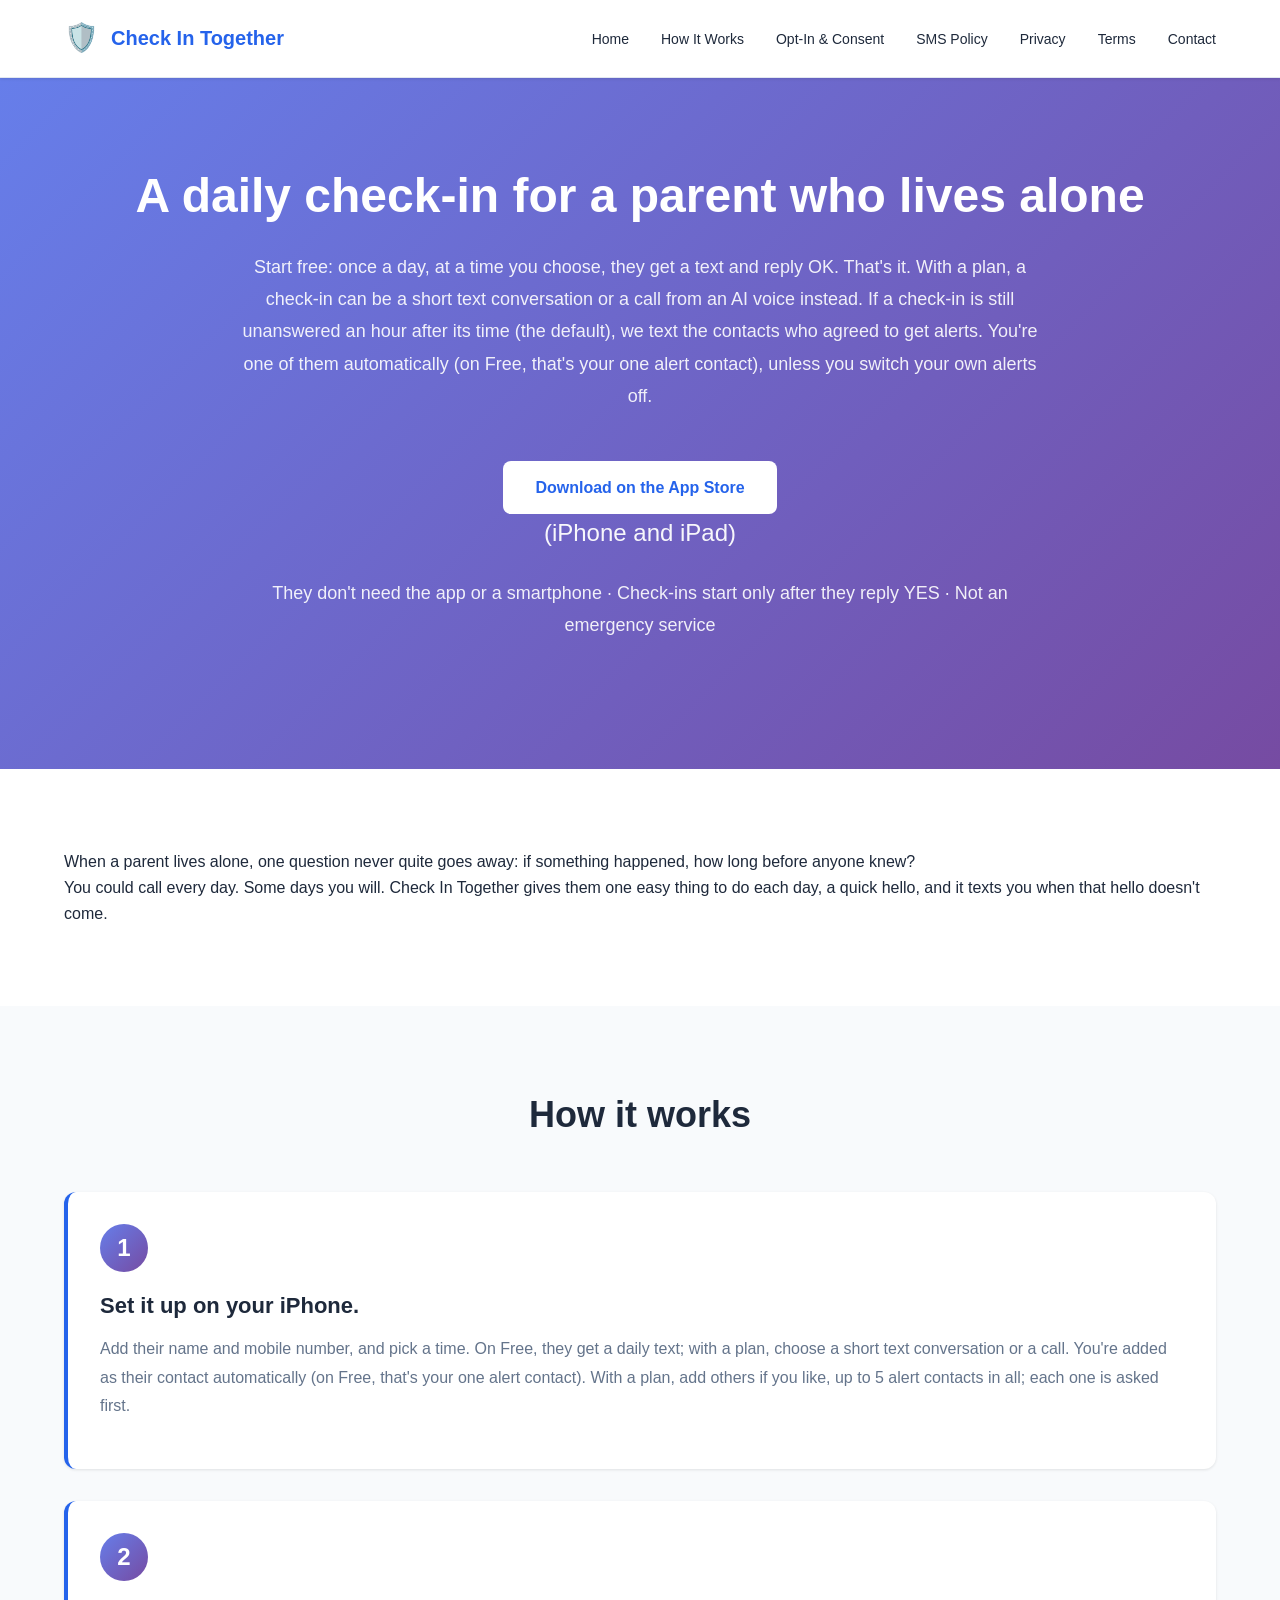
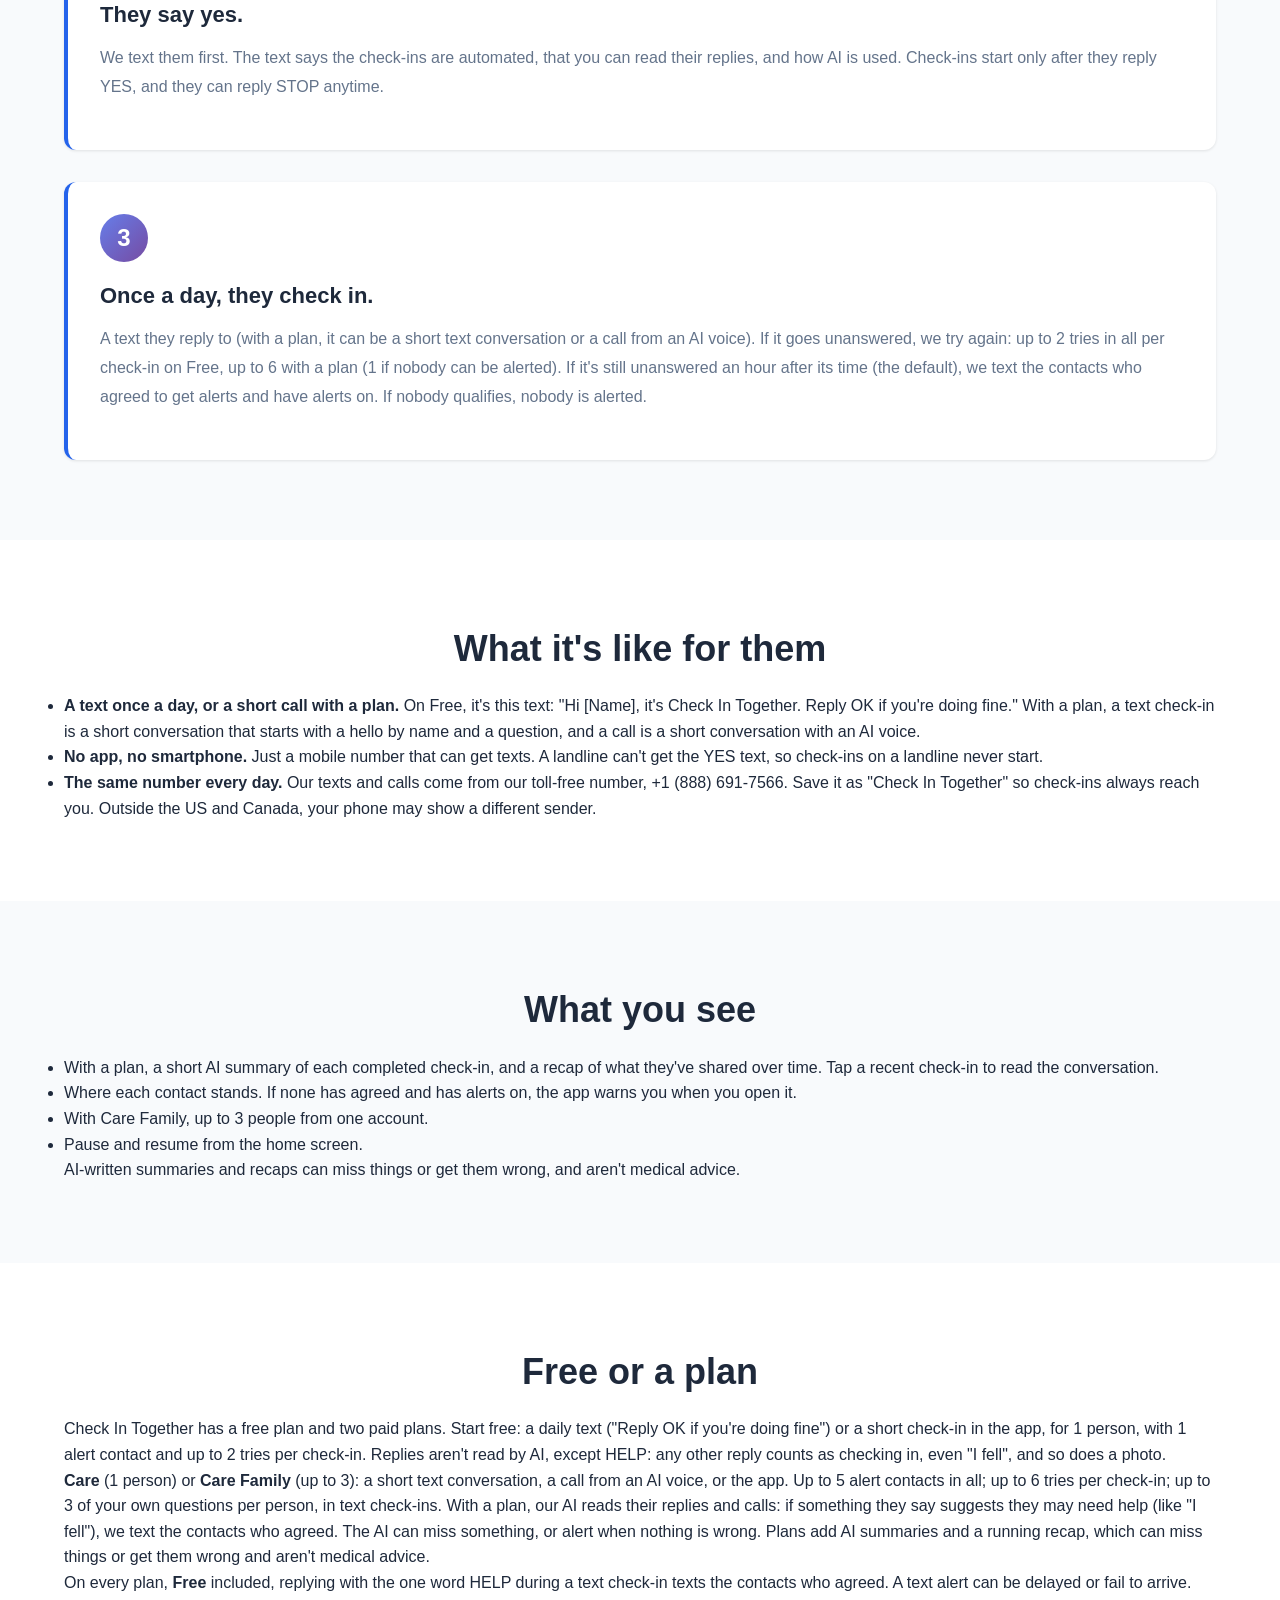
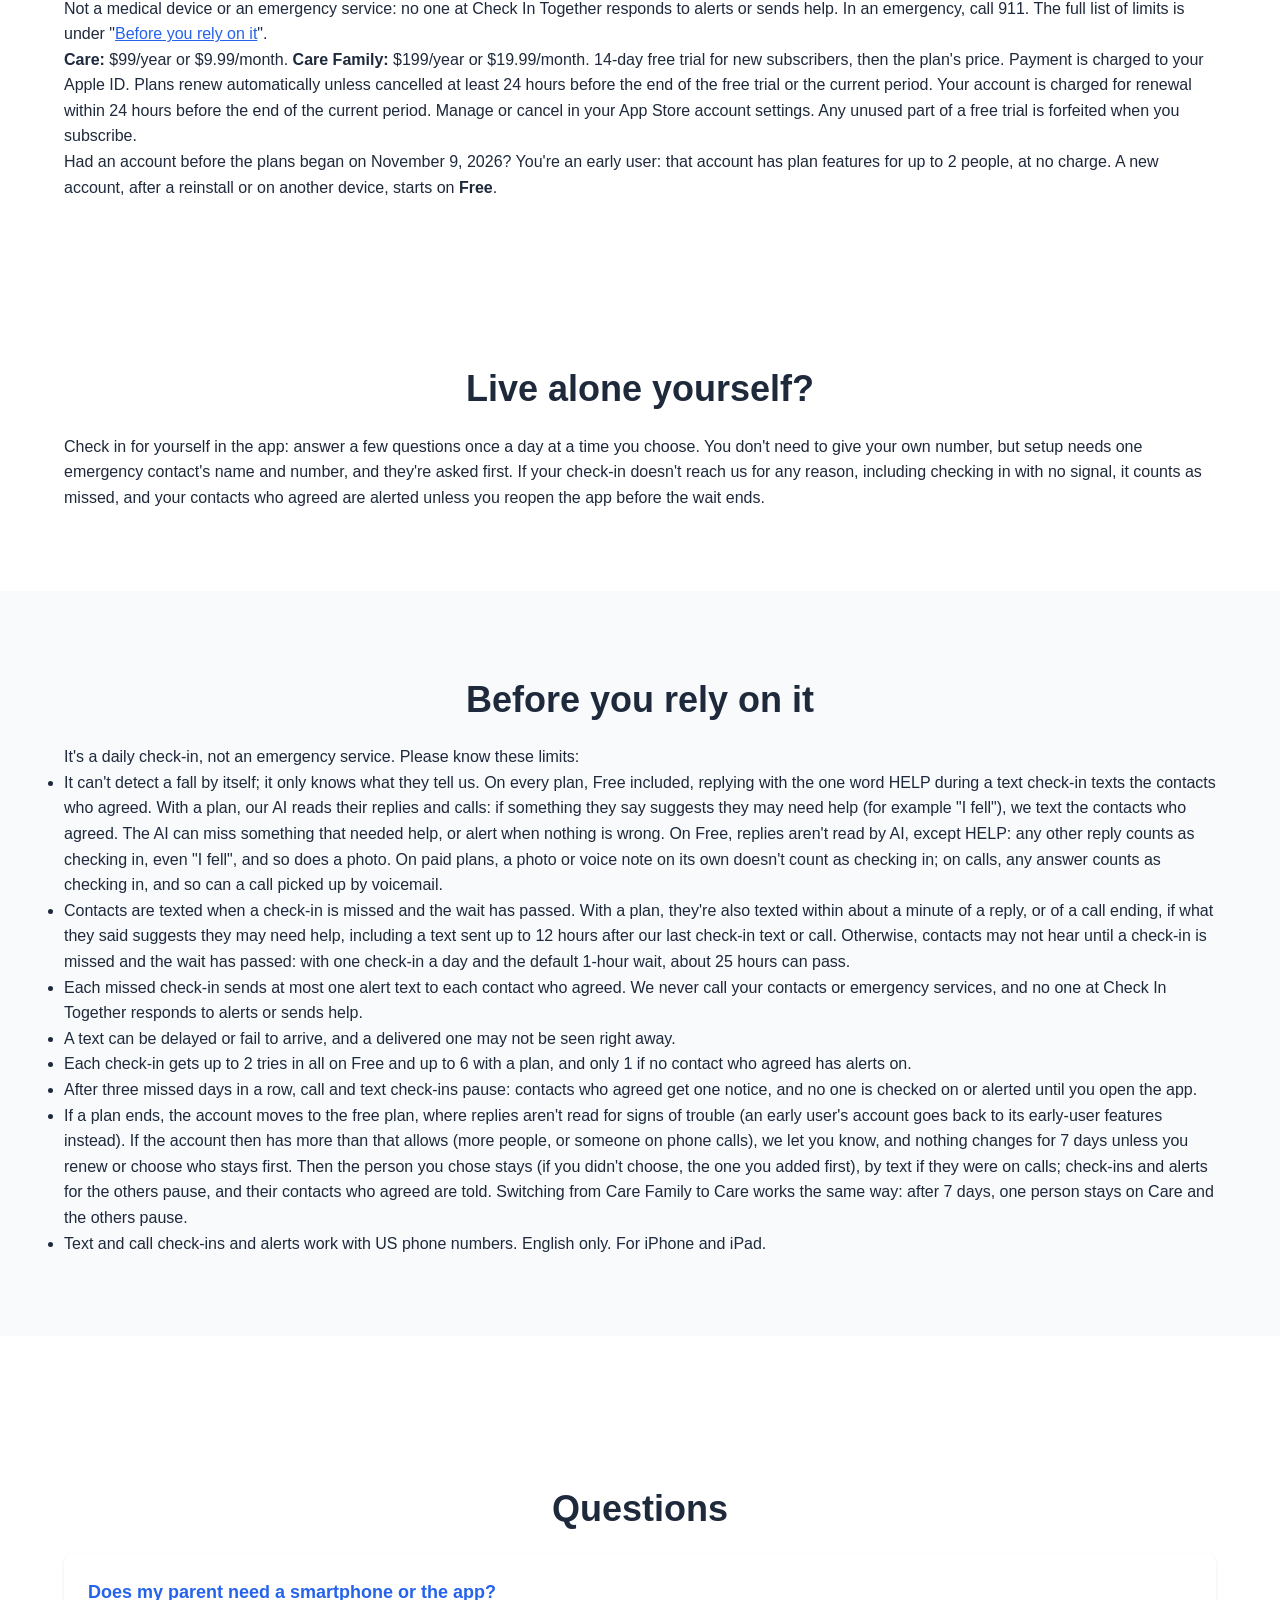
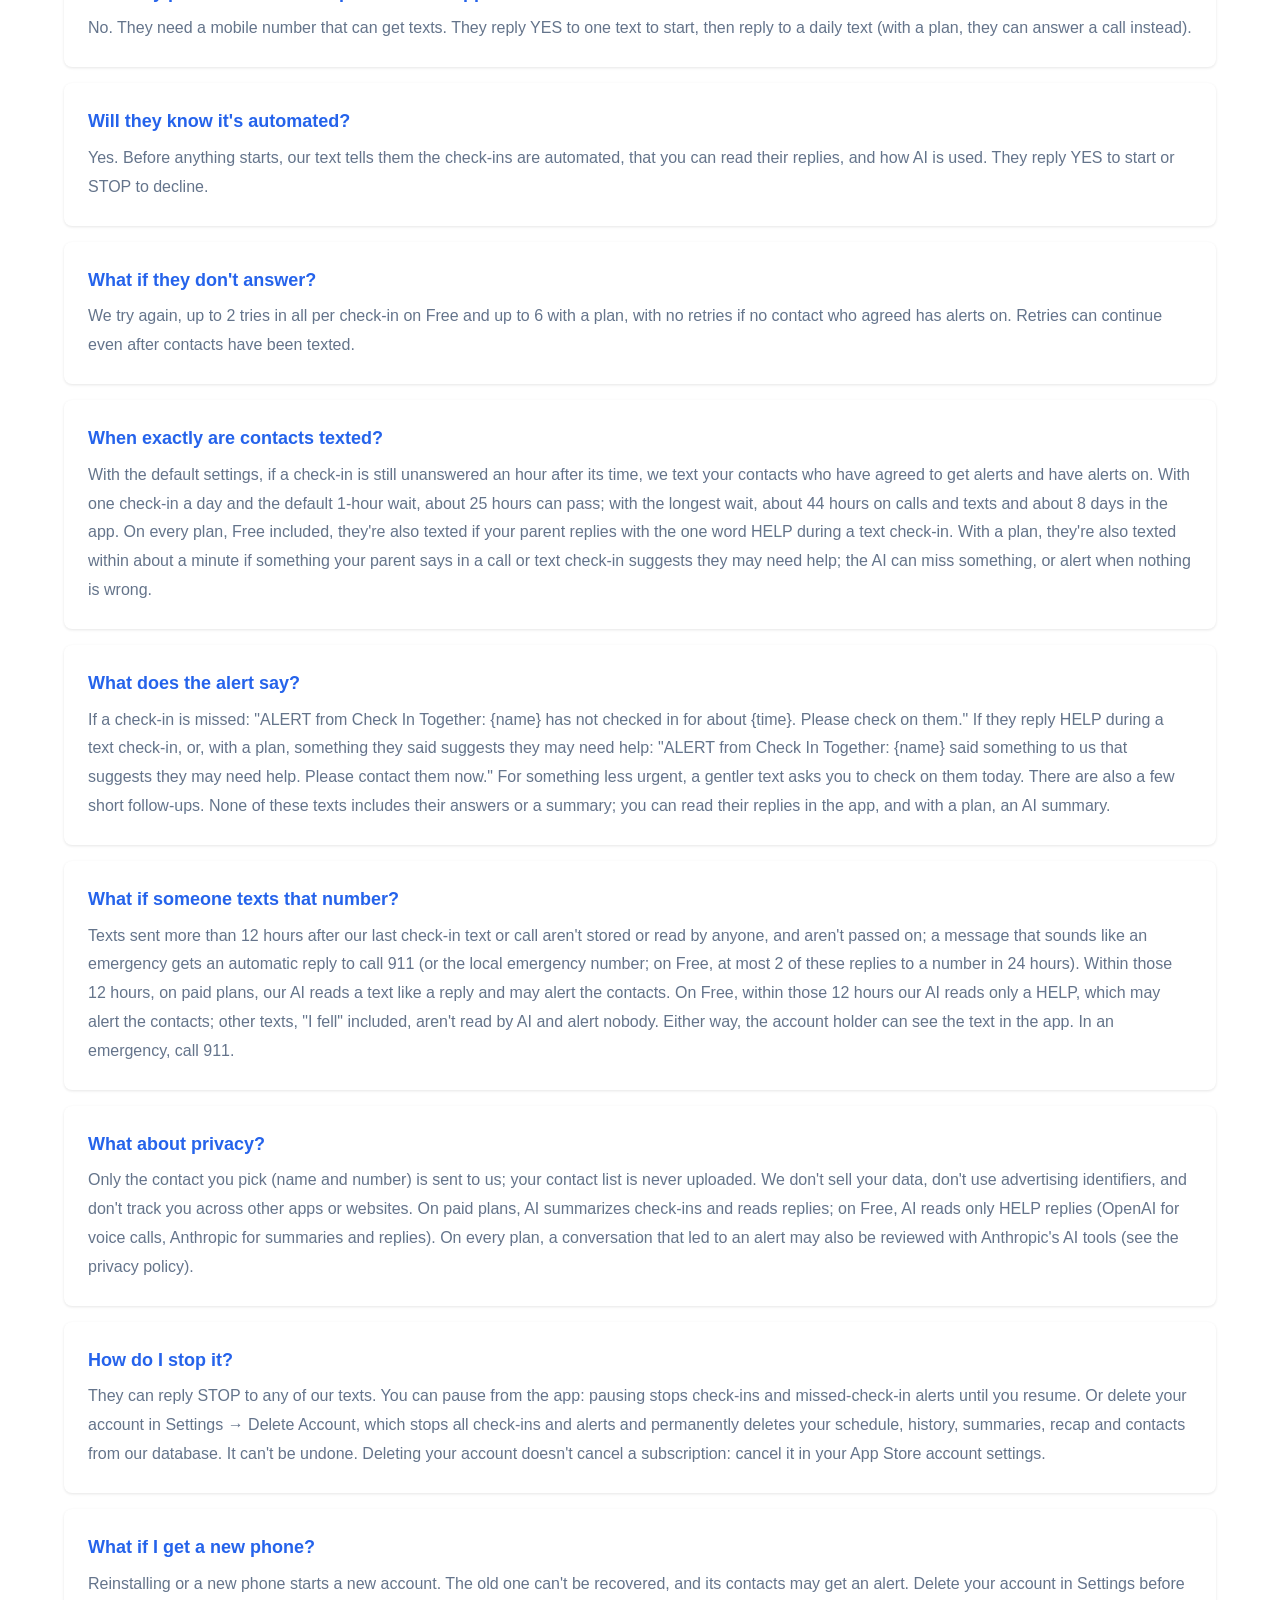
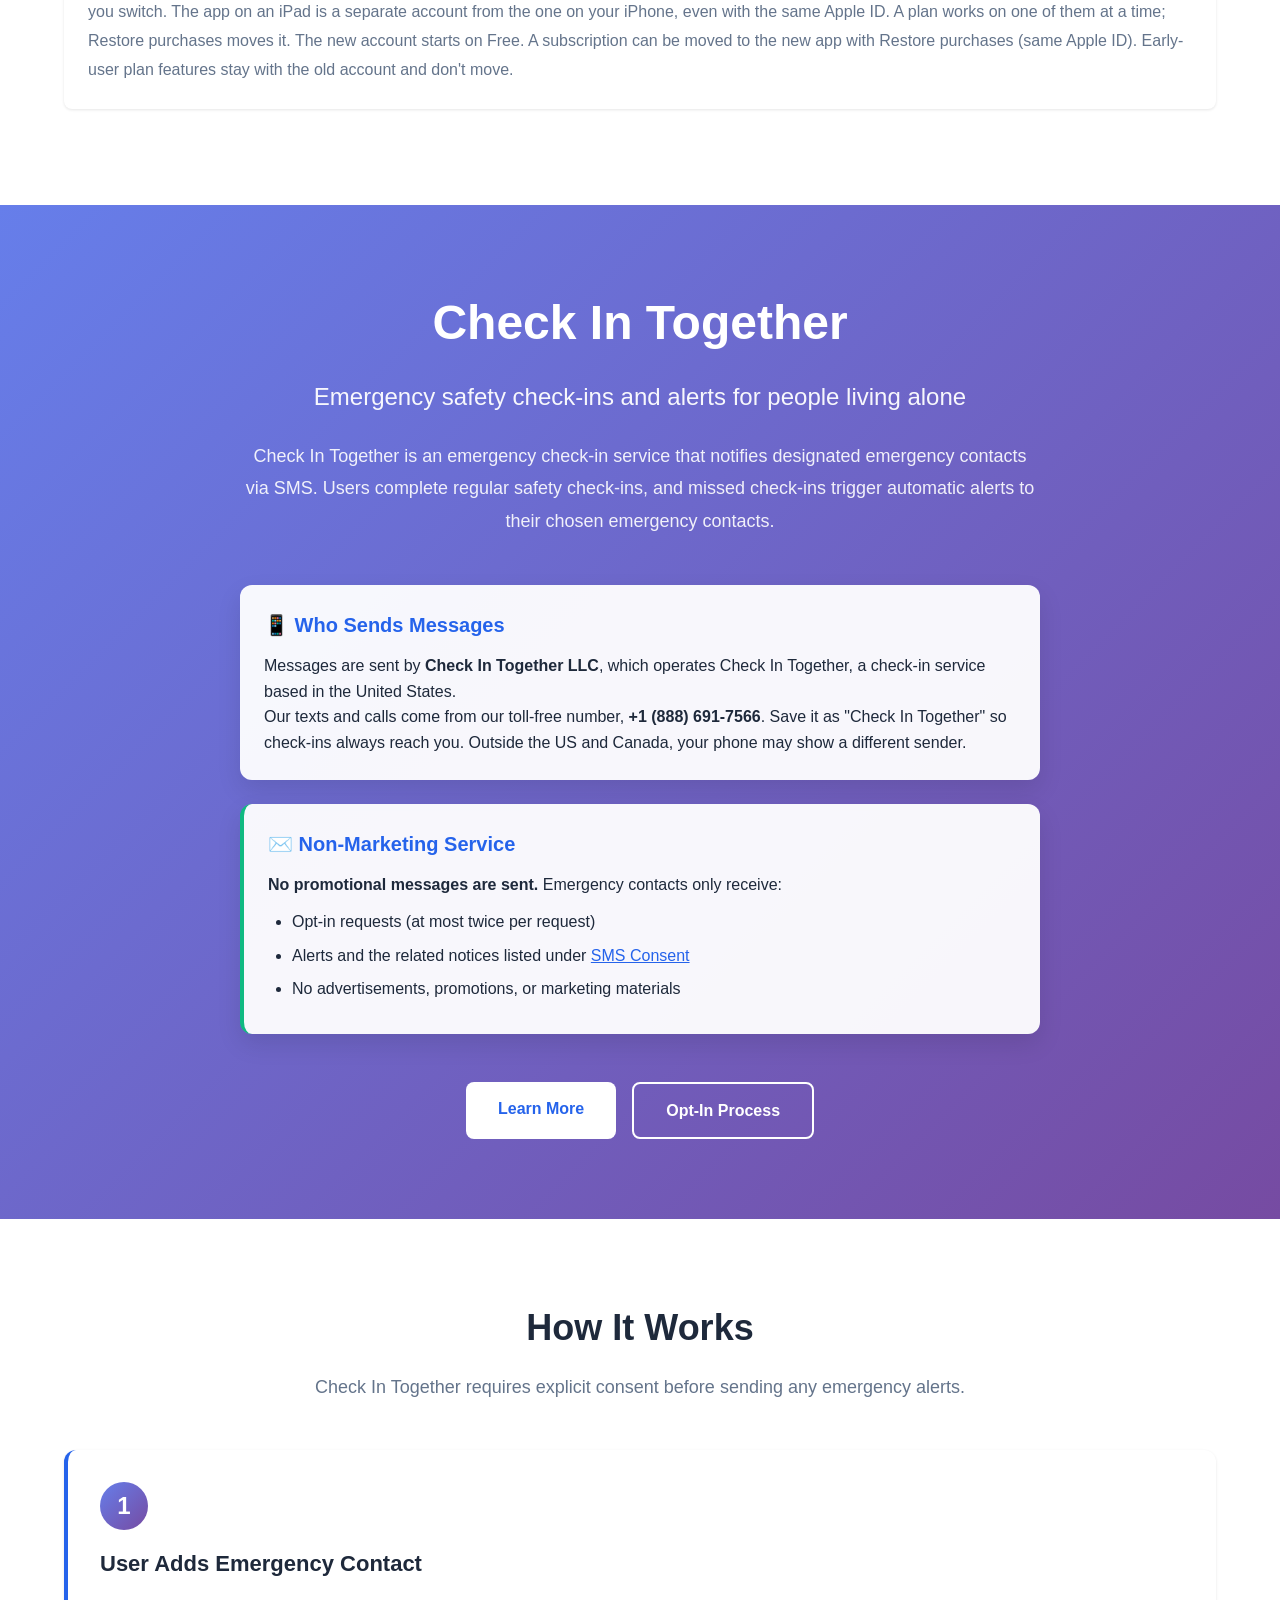
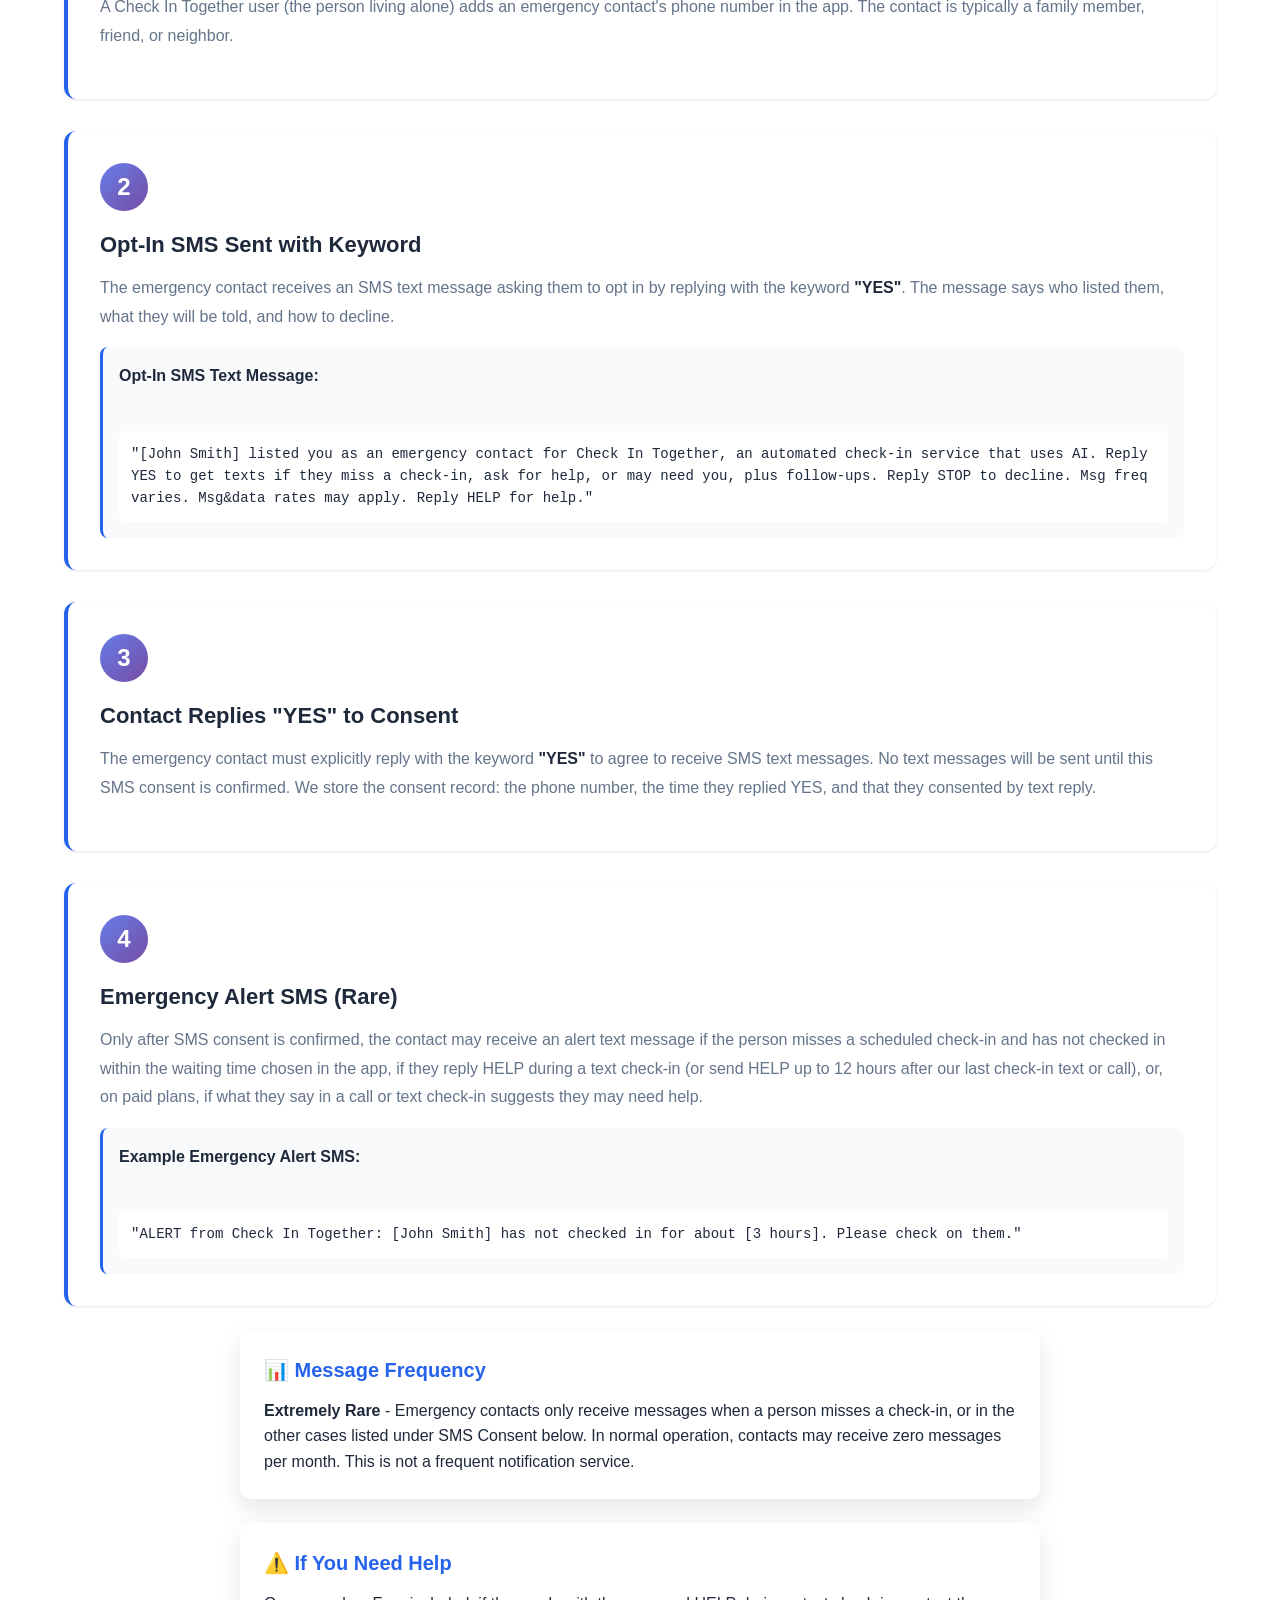
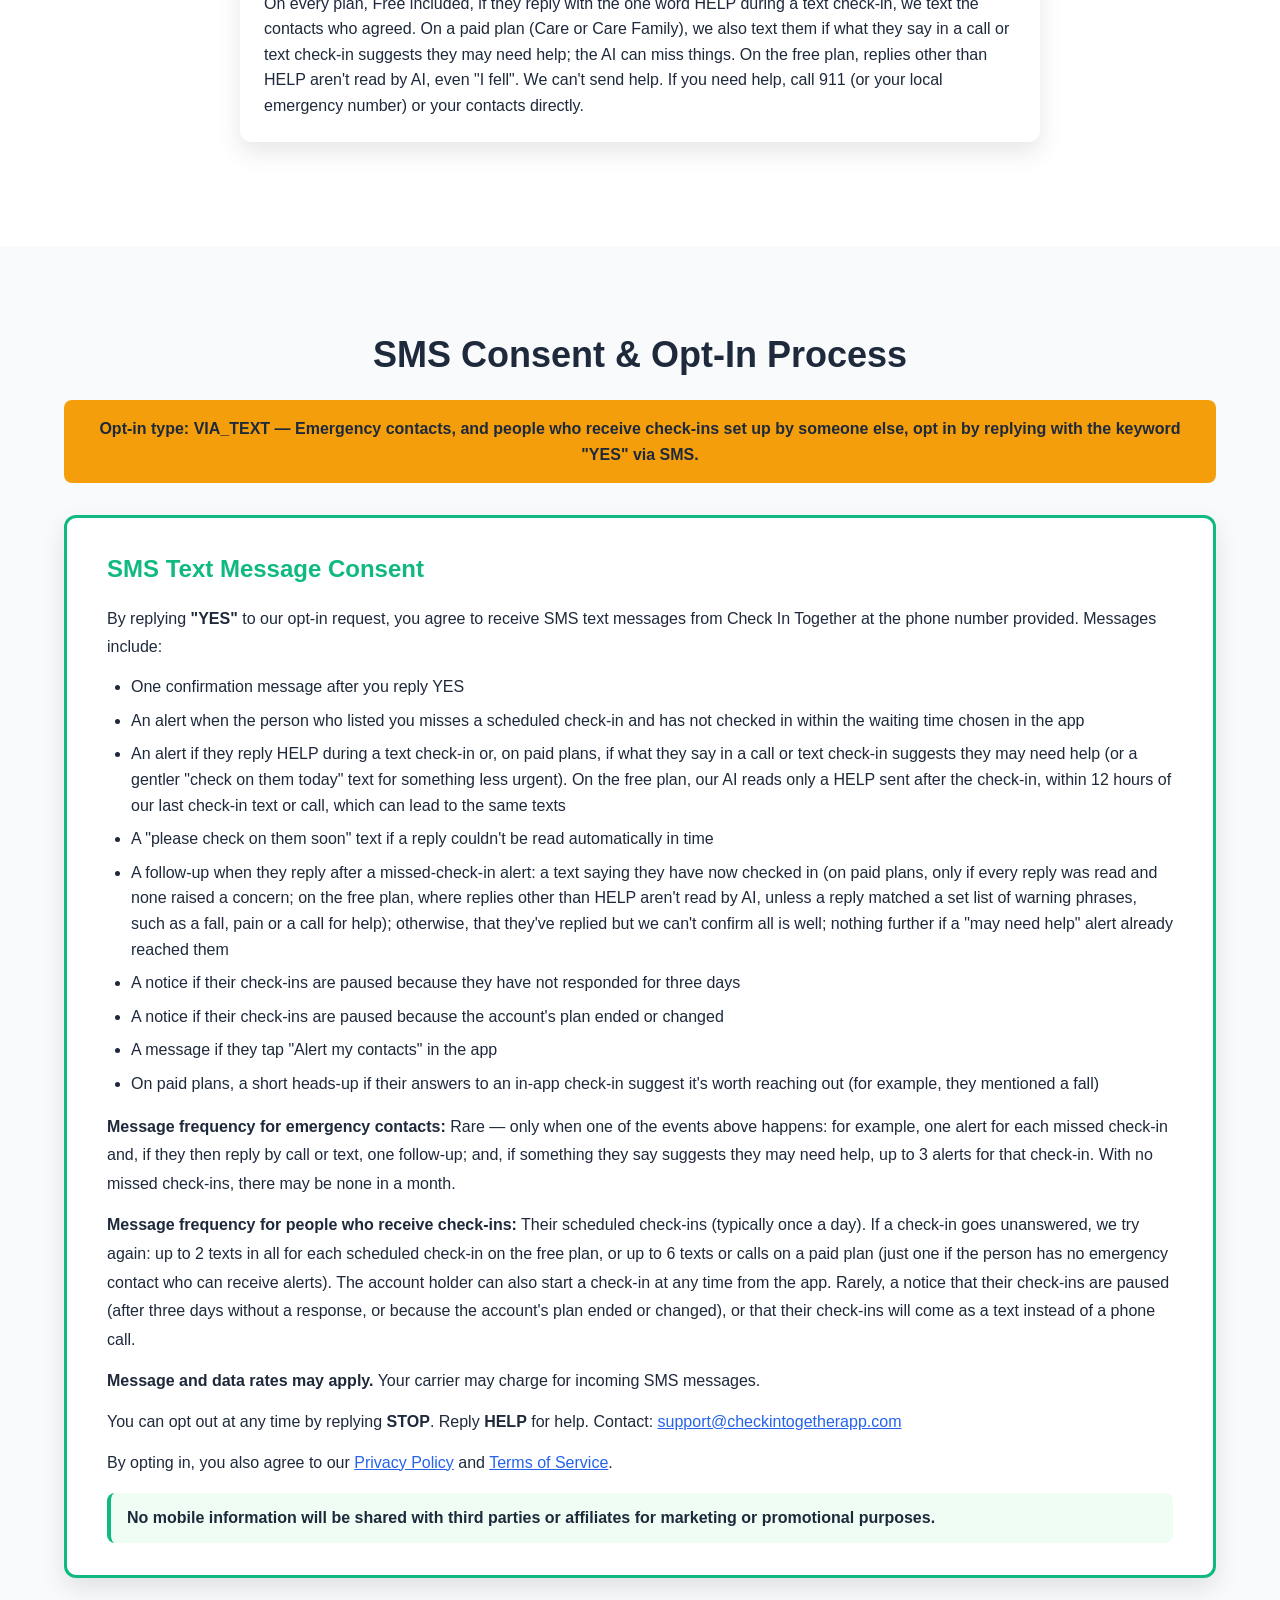
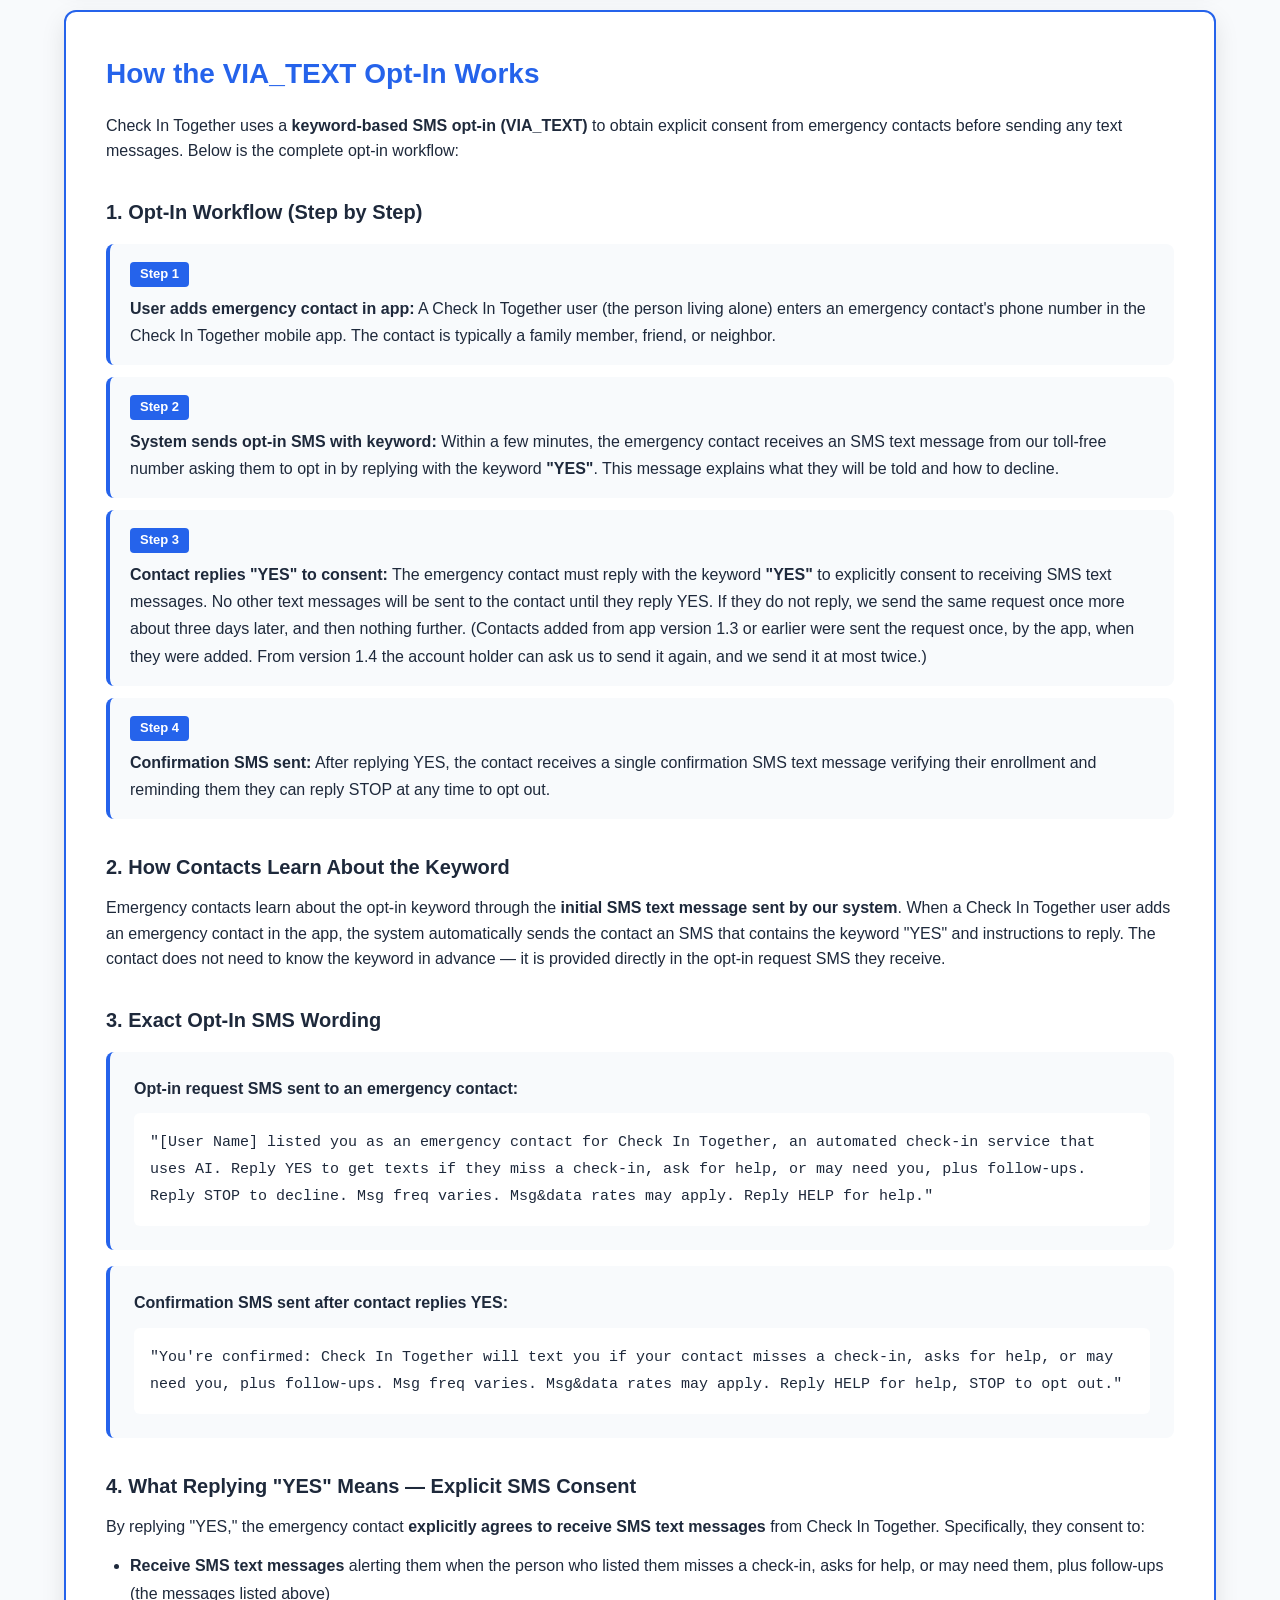
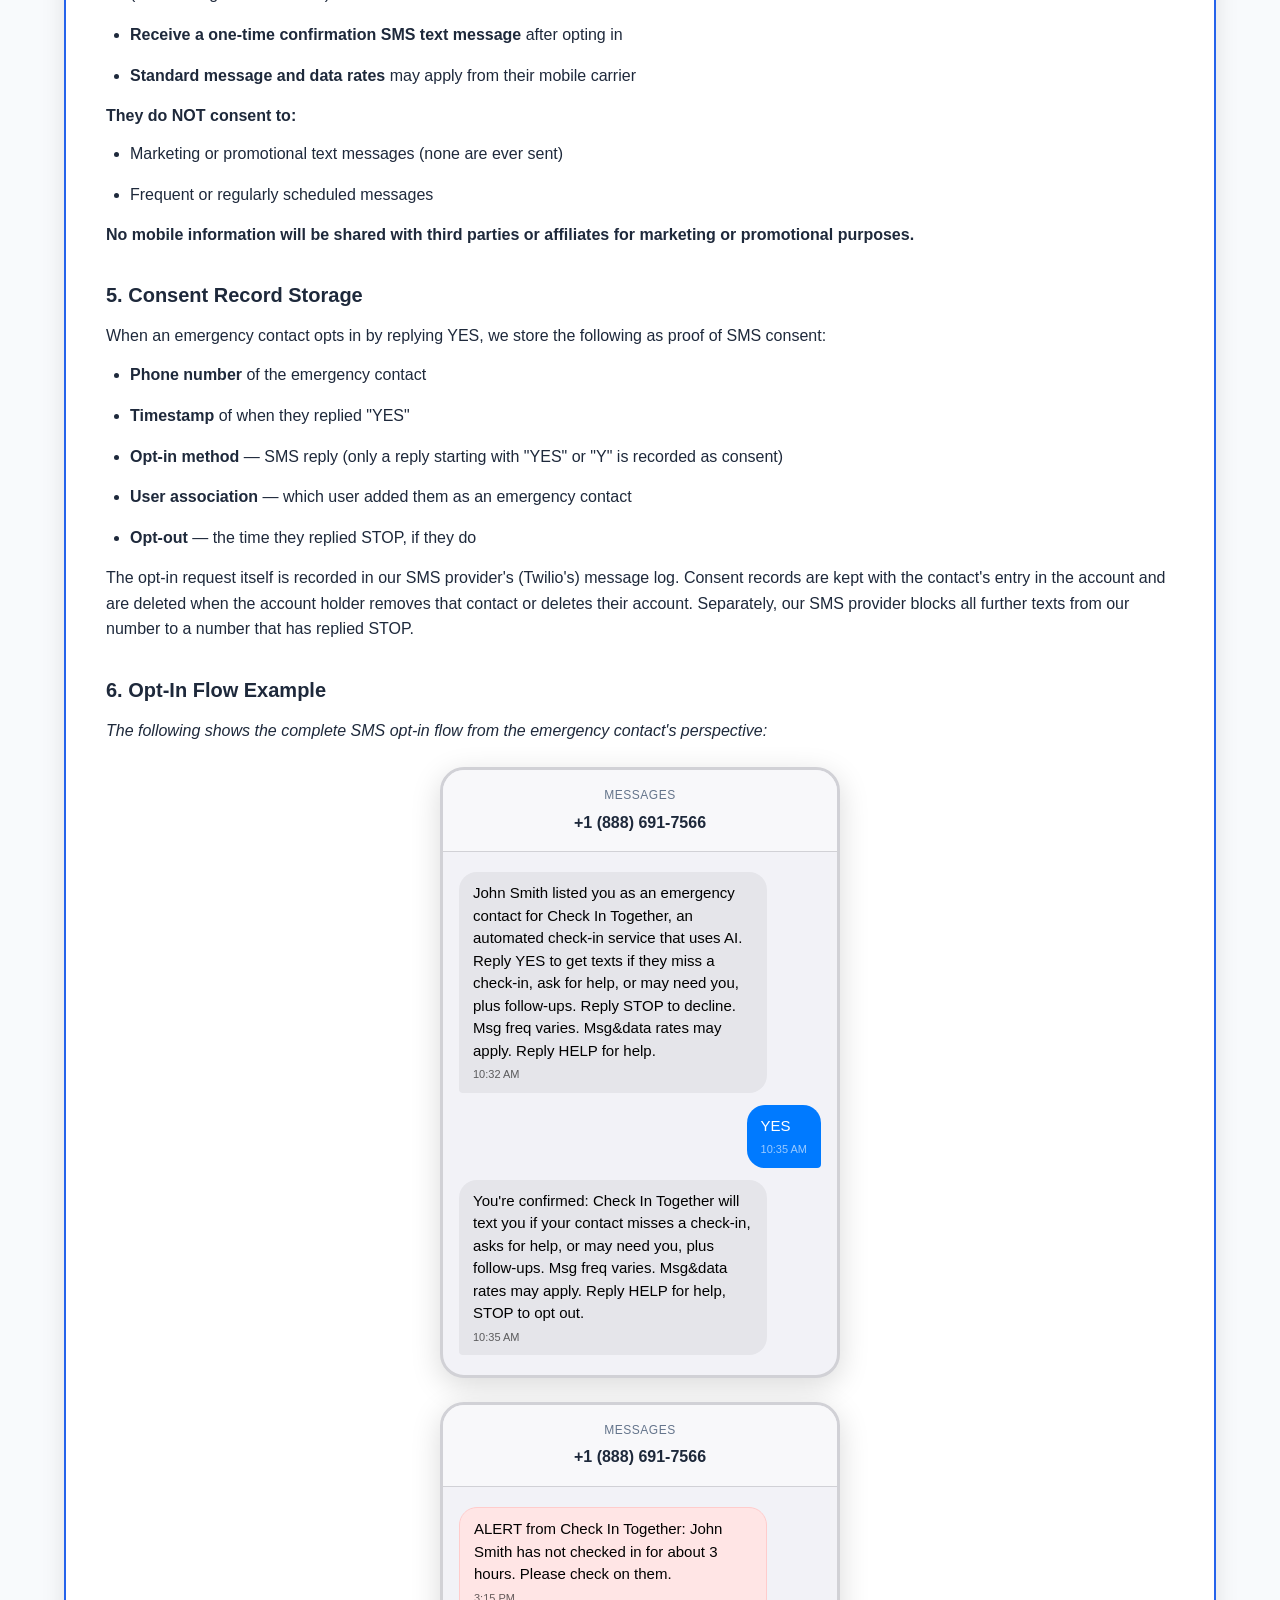
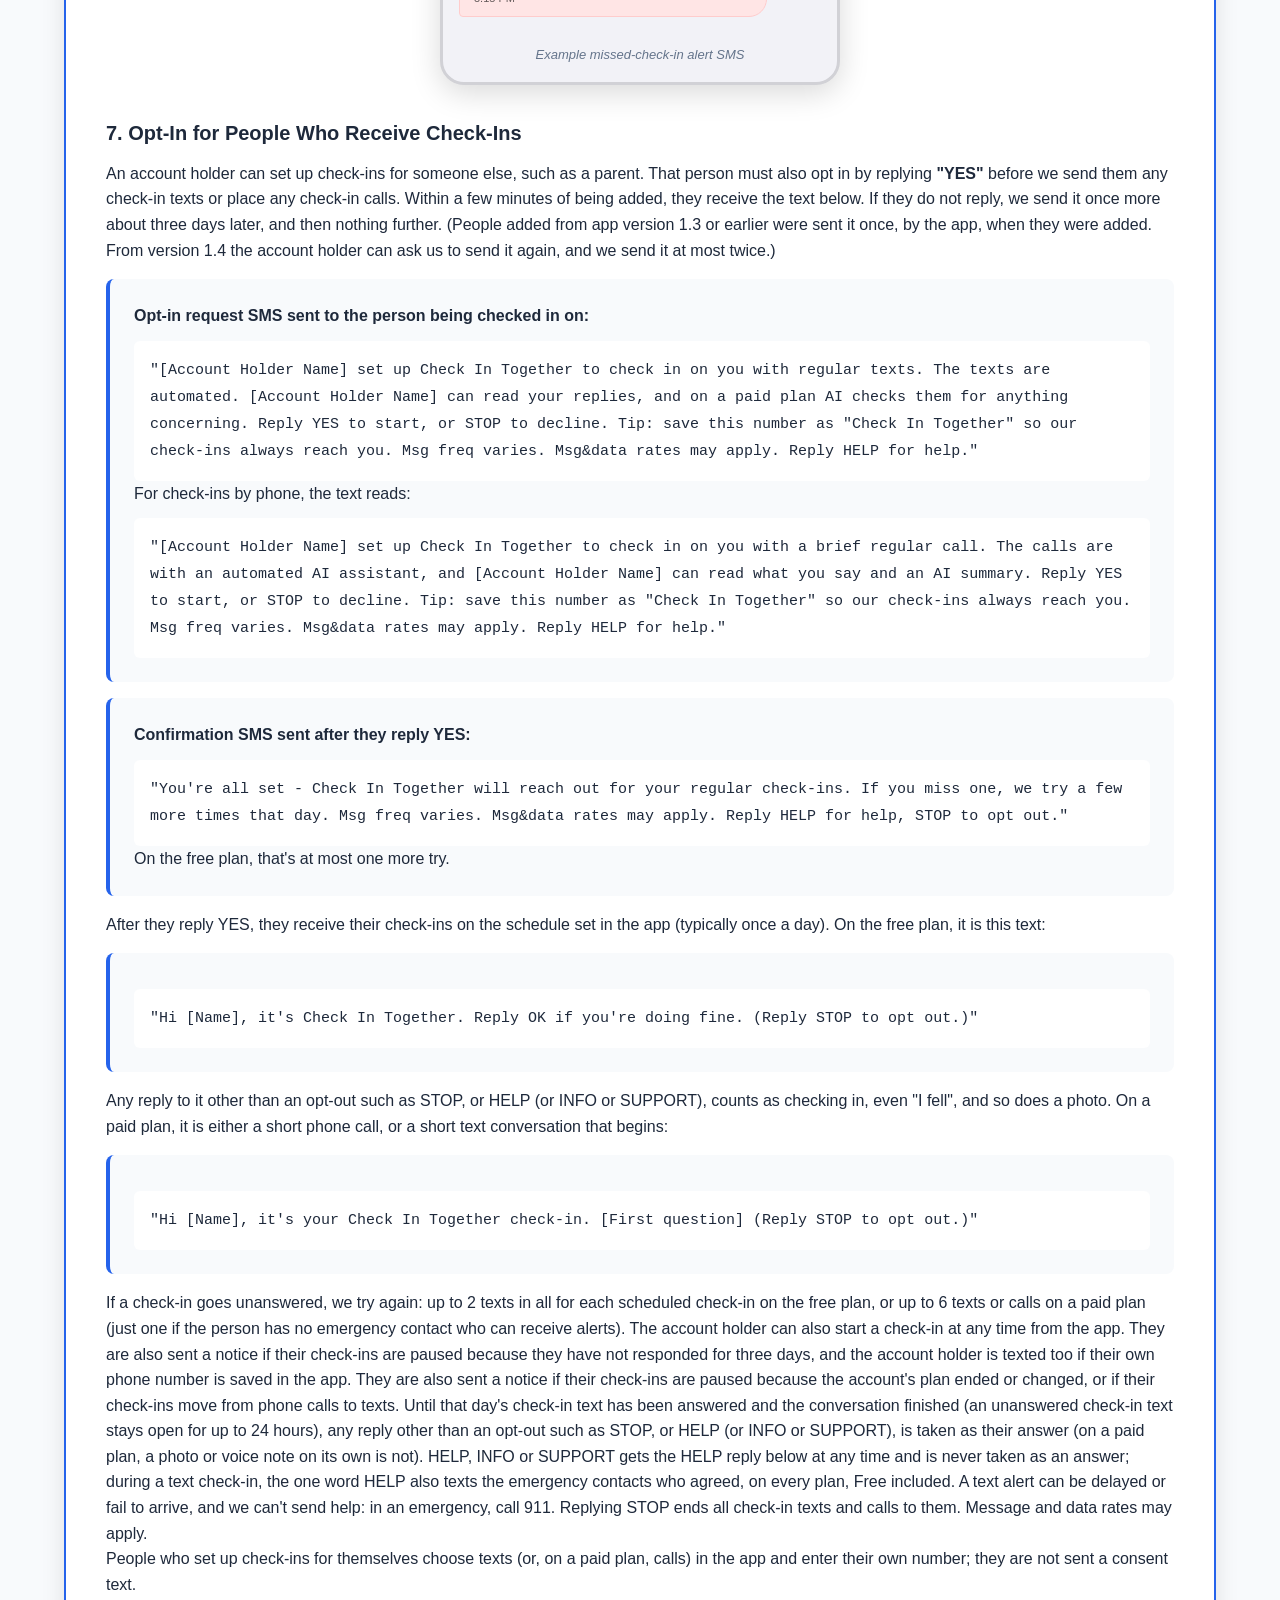
<file: index.html>
<!DOCTYPE html>
<html lang="en">
<head>
    <meta charset="UTF-8">
    <meta name="viewport" content="width=device-width, initial-scale=1.0">
    <meta name="description" content="A daily check-in for a parent who lives alone. Start free: a daily text, and they reply OK. They need no app or smartphone, just a US mobile number that gets texts.">
    <title>Check In Together: a daily check-in for a parent who lives alone</title>
    <link rel="stylesheet" href="styles.css">
</head>
<body>
    <nav class="navbar">
        <div class="container">
            <div class="nav-brand">
                <span class="logo">🛡️</span>
                <span class="brand-name">Check In Together</span>
            </div>
            <ul class="nav-links">
                <li><a href="#top">Home</a></li>
                <li><a href="#how-it-works">How It Works</a></li>
                <li><a href="#consent">Opt-In & Consent</a></li>
                <li><a href="#sms-policy">SMS Policy</a></li>
                <li><a href="#privacy">Privacy</a></li>
                <li><a href="#terms">Terms</a></li>
                <li><a href="#contact">Contact</a></li>
            </ul>
        </div>
    </nav>

    <main>
        <!-- Front page (owner-approved 2026-10-01). The compliance sections follow unchanged. -->
        <section id="top" class="hero">
            <div class="container">
                <div class="hero-content">
                    <h1>A daily check-in for a parent who lives alone</h1>
                    <p class="description">Start free: once a day, at a time you choose, they get a text and reply OK. That's it. With a plan, a check-in can be a short text conversation or a call from an AI voice instead. If a check-in is still unanswered an hour after its time (the default), we text the contacts who agreed to get alerts. You're one of them automatically (on Free, that's your one alert contact), unless you switch your own alerts off.</p>
                    <div class="cta-buttons">
                        <a href="https://apps.apple.com/us/app/id6763692760" class="btn btn-primary">Download on the App Store</a>
                    </div>
                    <p class="tagline">(iPhone and iPad)</p>
                    <p class="description">They don't need the app or a smartphone · Check-ins start only after they reply YES · Not an emergency service</p>
                </div>
            </div>
        </section>

        <section id="why" class="section">
            <div class="container">
                <p>When a parent lives alone, one question never quite goes away: if something happened, how long before anyone knew?</p>
                <p>You could call every day. Some days you will. Check In Together gives them one easy thing to do each day, a quick hello, and it texts you when that hello doesn't come.</p>
            </div>
        </section>

        <section id="how-the-app-works" class="section alt-bg">
            <div class="container">
                <h2>How it works</h2>
                <div class="steps">
                    <div class="step">
                        <div class="step-number">1</div>
                        <h3>Set it up on your iPhone.</h3>
                        <p>Add their name and mobile number, and pick a time. On Free, they get a daily text; with a plan, choose a short text conversation or a call. You're added as their contact automatically (on Free, that's your one alert contact). With a plan, add others if you like, up to 5 alert contacts in all; each one is asked first.</p>
                    </div>
                    <div class="step">
                        <div class="step-number">2</div>
                        <h3>They say yes.</h3>
                        <p>We text them first. The text says the check-ins are automated, that you can read their replies, and how AI is used. Check-ins start only after they reply YES, and they can reply STOP anytime.</p>
                    </div>
                    <div class="step">
                        <div class="step-number">3</div>
                        <h3>Once a day, they check in.</h3>
                        <p>A text they reply to (with a plan, it can be a short text conversation or a call from an AI voice). If it goes unanswered, we try again: up to 2 tries in all per check-in on Free, up to 6 with a plan (1 if nobody can be alerted). If it's still unanswered an hour after its time (the default), we text the contacts who agreed to get alerts and have alerts on. If nobody qualifies, nobody is alerted.</p>
                    </div>
                </div>
            </div>
        </section>

        <section id="for-them" class="section">
            <div class="container">
                <h2>What it's like for them</h2>
                <ul>
                    <li><strong>A text once a day, or a short call with a plan.</strong> On Free, it's this text: "Hi [Name], it's Check In Together. Reply OK if you're doing fine." With a plan, a text check-in is a short conversation that starts with a hello by name and a question, and a call is a short conversation with an AI voice.</li>
                    <li><strong>No app, no smartphone.</strong> Just a mobile number that can get texts. A landline can't get the YES text, so check-ins on a landline never start.</li>
                    <li><strong>The same number every day.</strong> Our texts and calls come from our toll-free number, +1 (888) 691-7566. Save it as "Check In Together" so check-ins always reach you. Outside the US and Canada, your phone may show a different sender.</li>
                </ul>
            </div>
        </section>

        <section id="what-you-see" class="section alt-bg">
            <div class="container">
                <h2>What you see</h2>
                <ul>
                    <li>With a plan, a short AI summary of each completed check-in, and a recap of what they've shared over time. Tap a recent check-in to read the conversation.</li>
                    <li>Where each contact stands. If none has agreed and has alerts on, the app warns you when you open it.</li>
                    <li>With Care Family, up to 3 people from one account.</li>
                    <li>Pause and resume from the home screen.</li>
                </ul>
                <p>AI-written summaries and recaps can miss things or get them wrong, and aren't medical advice.</p>
            </div>
        </section>

        <section id="plans" class="section">
            <div class="container">
                <h2>Free or a plan</h2>
                <p>Check In Together has a free plan and two paid plans. Start free: a daily text ("Reply OK if you're doing fine") or a short check-in in the app, for 1 person, with 1 alert contact and up to 2 tries per check-in. Replies aren't read by AI, except HELP: any other reply counts as checking in, even "I fell", and so does a photo.</p>
                <p><strong>Care</strong> (1 person) or <strong>Care Family</strong> (up to 3): a short text conversation, a call from an AI voice, or the app. Up to 5 alert contacts in all; up to 6 tries per check-in; up to 3 of your own questions per person, in text check-ins. With a plan, our AI reads their replies and calls: if something they say suggests they may need help (like "I fell"), we text the contacts who agreed. The AI can miss something, or alert when nothing is wrong. Plans add AI summaries and a running recap, which can miss things or get them wrong and aren't medical advice.</p>
                <p>On every plan, <strong>Free</strong> included, replying with the one word HELP during a text check-in texts the contacts who agreed. A text alert can be delayed or fail to arrive. Not a medical device or an emergency service: no one at Check In Together responds to alerts or sends help. In an emergency, call 911. The full list of limits is under "<a href="#limits">Before you rely on it</a>".</p>
                <p><strong>Care:</strong> $99/year or $9.99/month. <strong>Care Family:</strong> $199/year or $19.99/month. 14-day free trial for new subscribers, then the plan's price. Payment is charged to your Apple ID. Plans renew automatically unless cancelled at least 24 hours before the end of the free trial or the current period. Your account is charged for renewal within 24 hours before the end of the current period. Manage or cancel in your App Store account settings. Any unused part of a free trial is forfeited when you subscribe.</p>
                <p>Had an account before the plans began on November 9, 2026? You're an early user: that account has plan features for up to 2 people, at no charge. A new account, after a reinstall or on another device, starts on <strong>Free</strong>.</p>
            </div>
        </section>

        <section id="live-alone" class="section">
            <div class="container">
                <h2>Live alone yourself?</h2>
                <p>Check in for yourself in the app: answer a few questions once a day at a time you choose. You don't need to give your own number, but setup needs one emergency contact's name and number, and they're asked first. If your check-in doesn't reach us for any reason, including checking in with no signal, it counts as missed, and your contacts who agreed are alerted unless you reopen the app before the wait ends.</p>
            </div>
        </section>

        <section id="limits" class="section alt-bg">
            <div class="container">
                <h2>Before you rely on it</h2>
                <p>It's a daily check-in, not an emergency service. Please know these limits:</p>
                <ul>
                    <li>It can't detect a fall by itself; it only knows what they tell us. On every plan, Free included, replying with the one word HELP during a text check-in texts the contacts who agreed. With a plan, our AI reads their replies and calls: if something they say suggests they may need help (for example "I fell"), we text the contacts who agreed. The AI can miss something that needed help, or alert when nothing is wrong. On Free, replies aren't read by AI, except HELP: any other reply counts as checking in, even "I fell", and so does a photo. On paid plans, a photo or voice note on its own doesn't count as checking in; on calls, any answer counts as checking in, and so can a call picked up by voicemail.</li>
                    <li>Contacts are texted when a check-in is missed and the wait has passed. With a plan, they're also texted within about a minute of a reply, or of a call ending, if what they said suggests they may need help, including a text sent up to 12 hours after our last check-in text or call. Otherwise, contacts may not hear until a check-in is missed and the wait has passed: with one check-in a day and the default 1-hour wait, about 25 hours can pass.</li>
                    <li>Each missed check-in sends at most one alert text to each contact who agreed. We never call your contacts or emergency services, and no one at Check In Together responds to alerts or sends help.</li>
                    <li>A text can be delayed or fail to arrive, and a delivered one may not be seen right away.</li>
                    <li>Each check-in gets up to 2 tries in all on Free and up to 6 with a plan, and only 1 if no contact who agreed has alerts on.</li>
                    <li>After three missed days in a row, call and text check-ins pause: contacts who agreed get one notice, and no one is checked on or alerted until you open the app.</li>
                    <li>If a plan ends, the account moves to the free plan, where replies aren't read for signs of trouble (an early user's account goes back to its early-user features instead). If the account then has more than that allows (more people, or someone on phone calls), we let you know, and nothing changes for 7 days unless you renew or choose who stays first. Then the person you chose stays (if you didn't choose, the one you added first), by text if they were on calls; check-ins and alerts for the others pause, and their contacts who agreed are told. Switching from Care Family to Care works the same way: after 7 days, one person stays on Care and the others pause.</li>
                    <li>Text and call check-ins and alerts work with US phone numbers. English only. For iPhone and iPad.</li>
                </ul>
            </div>
        </section>

        <section id="questions" class="section">
            <div class="container">
                <div class="faq-section">
                    <h2>Questions</h2>
                    <div class="faq-item">
                        <h4>Does my parent need a smartphone or the app?</h4>
                        <p>No. They need a mobile number that can get texts. They reply YES to one text to start, then reply to a daily text (with a plan, they can answer a call instead).</p>
                    </div>
                    <div class="faq-item">
                        <h4>Will they know it's automated?</h4>
                        <p>Yes. Before anything starts, our text tells them the check-ins are automated, that you can read their replies, and how AI is used. They reply YES to start or STOP to decline.</p>
                    </div>
                    <div class="faq-item">
                        <h4>What if they don't answer?</h4>
                        <p>We try again, up to 2 tries in all per check-in on Free and up to 6 with a plan, with no retries if no contact who agreed has alerts on. Retries can continue even after contacts have been texted.</p>
                    </div>
                    <div class="faq-item">
                        <h4>When exactly are contacts texted?</h4>
                        <p>With the default settings, if a check-in is still unanswered an hour after its time, we text your contacts who have agreed to get alerts and have alerts on. With one check-in a day and the default 1-hour wait, about 25 hours can pass; with the longest wait, about 44 hours on calls and texts and about 8 days in the app. On every plan, Free included, they're also texted if your parent replies with the one word HELP during a text check-in. With a plan, they're also texted within about a minute if something your parent says in a call or text check-in suggests they may need help; the AI can miss something, or alert when nothing is wrong.</p>
                    </div>
                    <div class="faq-item">
                        <h4>What does the alert say?</h4>
                        <p>If a check-in is missed: "ALERT from Check In Together: {name} has not checked in for about {time}. Please check on them." If they reply HELP during a text check-in, or, with a plan, something they said suggests they may need help: "ALERT from Check In Together: {name} said something to us that suggests they may need help. Please contact them now." For something less urgent, a gentler text asks you to check on them today. There are also a few short follow-ups. None of these texts includes their answers or a summary; you can read their replies in the app, and with a plan, an AI summary.</p>
                    </div>
                    <div class="faq-item">
                        <h4>What if someone texts that number?</h4>
                        <p>Texts sent more than 12 hours after our last check-in text or call aren't stored or read by anyone, and aren't passed on; a message that sounds like an emergency gets an automatic reply to call 911 (or the local emergency number; on Free, at most 2 of these replies to a number in 24 hours). Within those 12 hours, on paid plans, our AI reads a text like a reply and may alert the contacts. On Free, within those 12 hours our AI reads only a HELP, which may alert the contacts; other texts, "I fell" included, aren't read by AI and alert nobody. Either way, the account holder can see the text in the app. In an emergency, call 911.</p>
                    </div>
                    <div class="faq-item">
                        <h4>What about privacy?</h4>
                        <p>Only the contact you pick (name and number) is sent to us; your contact list is never uploaded. We don't sell your data, don't use advertising identifiers, and don't track you across other apps or websites. On paid plans, AI summarizes check-ins and reads replies; on Free, AI reads only HELP replies (OpenAI for voice calls, Anthropic for summaries and replies). On every plan, a conversation that led to an alert may also be reviewed with Anthropic's AI tools (see the privacy policy).</p>
                    </div>
                    <div class="faq-item">
                        <h4>How do I stop it?</h4>
                        <p>They can reply STOP to any of our texts. You can pause from the app: pausing stops check-ins and missed-check-in alerts until you resume. Or delete your account in Settings → Delete Account, which stops all check-ins and alerts and permanently deletes your schedule, history, summaries, recap and contacts from our database. It can't be undone. Deleting your account doesn't cancel a subscription: cancel it in your App Store account settings.</p>
                    </div>
                    <div class="faq-item">
                        <h4>What if I get a new phone?</h4>
                        <p>Reinstalling or a new phone starts a new account. The old one can't be recovered, and its contacts may get an alert. Delete your account in Settings before you switch. The app on an iPad is a separate account from the one on your iPhone, even with the same Apple ID. A plan works on one of them at a time; Restore purchases moves it. The new account starts on Free. A subscription can be moved to the new app with Restore purchases (same Apple ID). Early-user plan features stay with the old account and don't move.</p>
                    </div>
                </div>
            </div>
        </section>

        <!-- Landing / Home Section -->
        <section id="home" class="hero">
            <div class="container">
                <div class="hero-content">
                    <h1>Check In Together</h1>
                    <p class="tagline">Emergency safety check-ins and alerts for people living alone</p>
                    <p class="description">
                        Check In Together is an emergency check-in service that notifies designated emergency
                        contacts via SMS. Users complete regular safety check-ins,
                        and missed check-ins trigger automatic alerts to their chosen emergency contacts.
                    </p>

                    <div class="info-box">
                        <h3>📱 Who Sends Messages</h3>
                        <p>Messages are sent by <strong>Check In Together LLC</strong>, which operates Check In Together,
                        a check-in service based in the United States.</p>
                        <p>Our texts and calls come from our toll-free number, <strong>+1 (888) 691-7566</strong>. Save it as "Check In Together" so check-ins always reach you. Outside the US and Canada, your phone may show a different sender.</p>
                    </div>

                    <div class="info-box non-marketing">
                        <h3>✉️ Non-Marketing Service</h3>
                        <p><strong>No promotional messages are sent.</strong> Emergency contacts only receive:</p>
                        <ul>
                            <li>Opt-in requests (at most twice per request)</li>
                            <li>Alerts and the related notices listed under <a href="#consent">SMS Consent</a></li>
                            <li>No advertisements, promotions, or marketing materials</li>
                        </ul>
                    </div>

                    <div class="cta-buttons">
                        <a href="#how-it-works" class="btn btn-primary">Learn More</a>
                        <a href="#consent" class="btn btn-secondary">Opt-In Process</a>
                    </div>
                </div>
            </div>
        </section>

        <!-- How It Works Section -->
        <section id="how-it-works" class="section">
            <div class="container">
                <h2>How It Works</h2>
                <p class="section-intro">Check In Together requires explicit consent before sending any emergency alerts.</p>

                <div class="steps">
                    <div class="step">
                        <div class="step-number">1</div>
                        <h3>User Adds Emergency Contact</h3>
                        <p>A Check In Together user (the person living alone) adds an emergency contact's phone number in the app. The contact is typically a family member, friend, or neighbor.</p>
                    </div>

                    <div class="step">
                        <div class="step-number">2</div>
                        <h3>Opt-In SMS Sent with Keyword</h3>
                        <p>The emergency contact receives an SMS text message asking them to opt in by replying with the keyword <strong>"YES"</strong>. The message says who listed them, what they will be told, and how to decline.</p>
                        <div class="message-example">
                            <strong>Opt-In SMS Text Message:</strong><br>
                            <code>"[John Smith] listed you as an emergency contact for Check In Together, an automated check-in service that uses AI. Reply YES to get texts if they miss a check-in, ask for help, or may need you, plus follow-ups. Reply STOP to decline. Msg freq varies. Msg&amp;data rates may apply. Reply HELP for help."</code>
                        </div>
                    </div>

                    <div class="step">
                        <div class="step-number">3</div>
                        <h3>Contact Replies "YES" to Consent</h3>
                        <p>The emergency contact must explicitly reply with the keyword <strong>"YES"</strong> to agree to receive SMS text messages. No text messages will be sent until this SMS consent is confirmed. We store the consent record: the phone number, the time they replied YES, and that they consented by text reply.</p>
                    </div>

                    <div class="step">
                        <div class="step-number">4</div>
                        <h3>Emergency Alert SMS (Rare)</h3>
                        <p>Only after SMS consent is confirmed, the contact may receive an alert text message if the person misses a scheduled check-in and has not checked in within the waiting time chosen in the app, if they reply HELP during a text check-in (or send HELP up to 12 hours after our last check-in text or call), or, on paid plans, if what they say in a call or text check-in suggests they may need help.</p>
                        <div class="message-example">
                            <strong>Example Emergency Alert SMS:</strong><br>
                            <code>"ALERT from Check In Together: [John Smith] has not checked in for about [3 hours]. Please check on them."</code>
                        </div>
                    </div>
                </div>

                <div class="info-box">
                    <h3>📊 Message Frequency</h3>
                    <p><strong>Extremely Rare</strong> - Emergency contacts only receive messages when a person misses a check-in, or in the other cases listed under SMS Consent below. In normal operation, contacts may receive zero messages per month. This is not a frequent notification service.</p>
                </div>

                <div class="info-box">
                    <h3>⚠️ If You Need Help</h3>
                    <p>On every plan, Free included, if they reply with the one word HELP during a text check-in, we text the contacts who agreed. On a paid plan (Care or Care Family), we also text them if what they say in a call or text check-in suggests they may need help; the AI can miss things. On the free plan, replies other than HELP aren't read by AI, even "I fell". We can't send help. If you need help, call 911 (or your local emergency number) or your contacts directly.</p>
                </div>
            </div>
        </section>

        <!-- Consent & Opt-In Section -->
        <section id="consent" class="section alt-bg">
            <div class="container">
                <h2>SMS Consent & Opt-In Process</h2>
                <p class="verification-note"><strong>Opt-in type: VIA_TEXT — Emergency contacts, and people who receive check-ins set up by someone else, opt in by replying with the keyword "YES" via SMS.</strong></p>

                <!-- SMS Consent Statement - prominently displayed -->
                <div class="sms-consent-statement">
                    <h3>SMS Text Message Consent</h3>
                    <p class="consent-declaration">By replying <strong>"YES"</strong> to our opt-in request, you agree to receive SMS text messages from Check In Together at the phone number provided. Messages include:</p>
                    <ul>
                        <li>One confirmation message after you reply YES</li>
                        <li>An alert when the person who listed you misses a scheduled check-in and has not checked in within the waiting time chosen in the app</li>
                        <li>An alert if they reply HELP during a text check-in or, on paid plans, if what they say in a call or text check-in suggests they may need help (or a gentler "check on them today" text for something less urgent). On the free plan, our AI reads only a HELP sent after the check-in, within 12 hours of our last check-in text or call, which can lead to the same texts</li>
                        <li>A "please check on them soon" text if a reply couldn't be read automatically in time</li>
                        <li>A follow-up when they reply after a missed-check-in alert: a text saying they have now checked in (on paid plans, only if every reply was read and none raised a concern; on the free plan, where replies other than HELP aren't read by AI, unless a reply matched a set list of warning phrases, such as a fall, pain or a call for help); otherwise, that they've replied but we can't confirm all is well; nothing further if a "may need help" alert already reached them</li>
                        <li>A notice if their check-ins are paused because they have not responded for three days</li>
                        <li>A notice if their check-ins are paused because the account's plan ended or changed</li>
                        <li>A message if they tap "Alert my contacts" in the app</li>
                        <li>On paid plans, a short heads-up if their answers to an in-app check-in suggest it's worth reaching out (for example, they mentioned a fall)</li>
                    </ul>
                    <p class="consent-declaration"><strong>Message frequency for emergency contacts:</strong> Rare — only when one of the events above happens: for example, one alert for each missed check-in and, if they then reply by call or text, one follow-up; and, if something they say suggests they may need help, up to 3 alerts for that check-in. With no missed check-ins, there may be none in a month.</p>
                    <p class="consent-declaration"><strong>Message frequency for people who receive check-ins:</strong> Their scheduled check-ins (typically once a day). If a check-in goes unanswered, we try again: up to 2 texts in all for each scheduled check-in on the free plan, or up to 6 texts or calls on a paid plan (just one if the person has no emergency contact who can receive alerts). The account holder can also start a check-in at any time from the app. Rarely, a notice that their check-ins are paused (after three days without a response, or because the account's plan ended or changed), or that their check-ins will come as a text instead of a phone call.</p>
                    <p class="consent-declaration"><strong>Message and data rates may apply.</strong> Your carrier may charge for incoming SMS messages.</p>
                    <p class="consent-declaration">You can opt out at any time by replying <strong>STOP</strong>. Reply <strong>HELP</strong> for help. Contact: <a href="mailto:support@checkintogetherapp.com">support@checkintogetherapp.com</a></p>
                    <p class="consent-declaration">By opting in, you also agree to our <a href="#privacy">Privacy Policy</a> and <a href="#terms">Terms of Service</a>.</p>
                    <p class="consent-no-share"><strong>No mobile information will be shared with third parties or affiliates for marketing or promotional purposes.</strong></p>
                </div>

                <div class="consent-box">
                    <h3>How the VIA_TEXT Opt-In Works</h3>
                    <p>Check In Together uses a <strong>keyword-based SMS opt-in (VIA_TEXT)</strong> to obtain explicit consent from emergency contacts before sending any text messages. Below is the complete opt-in workflow:</p>

                    <h4>1. Opt-In Workflow (Step by Step)</h4>
                    <div class="workflow-steps">
                        <div class="workflow-step">
                            <span class="workflow-number">Step 1</span>
                            <p><strong>User adds emergency contact in app:</strong> A Check In Together user (the person living alone) enters an emergency contact's phone number in the Check In Together mobile app. The contact is typically a family member, friend, or neighbor.</p>
                        </div>
                        <div class="workflow-step">
                            <span class="workflow-number">Step 2</span>
                            <p><strong>System sends opt-in SMS with keyword:</strong> Within a few minutes, the emergency contact receives an SMS text message from our toll-free number asking them to opt in by replying with the keyword <strong>"YES"</strong>. This message explains what they will be told and how to decline.</p>
                        </div>
                        <div class="workflow-step">
                            <span class="workflow-number">Step 3</span>
                            <p><strong>Contact replies "YES" to consent:</strong> The emergency contact must reply with the keyword <strong>"YES"</strong> to explicitly consent to receiving SMS text messages. No other text messages will be sent to the contact until they reply YES. If they do not reply, we send the same request once more about three days later, and then nothing further. (Contacts added from app version 1.3 or earlier were sent the request once, by the app, when they were added. From version 1.4 the account holder can ask us to send it again, and we send it at most twice.)</p>
                        </div>
                        <div class="workflow-step">
                            <span class="workflow-number">Step 4</span>
                            <p><strong>Confirmation SMS sent:</strong> After replying YES, the contact receives a single confirmation SMS text message verifying their enrollment and reminding them they can reply STOP at any time to opt out.</p>
                        </div>
                    </div>

                    <h4>2. How Contacts Learn About the Keyword</h4>
                    <p>Emergency contacts learn about the opt-in keyword through the <strong>initial SMS text message sent by our system</strong>. When a Check In Together user adds an emergency contact in the app, the system automatically sends the contact an SMS that contains the keyword "YES" and instructions to reply. The contact does not need to know the keyword in advance — it is provided directly in the opt-in request SMS they receive.</p>

                    <h4>3. Exact Opt-In SMS Wording</h4>
                    <div class="consent-message">
                        <p><strong>Opt-in request SMS sent to an emergency contact:</strong></p>
                        <code class="large">"[User Name] listed you as an emergency contact for Check In Together, an automated check-in service that uses AI. Reply YES to get texts if they miss a check-in, ask for help, or may need you, plus follow-ups. Reply STOP to decline. Msg freq varies. Msg&amp;data rates may apply. Reply HELP for help."</code>
                    </div>
                    <div class="consent-message" style="margin-top: 16px;">
                        <p><strong>Confirmation SMS sent after contact replies YES:</strong></p>
                        <code class="large">"You're confirmed: Check In Together will text you if your contact misses a check-in, asks for help, or may need you, plus follow-ups. Msg freq varies. Msg&amp;data rates may apply. Reply HELP for help, STOP to opt out."</code>
                    </div>

                    <h4>4. What Replying "YES" Means — Explicit SMS Consent</h4>
                    <p>By replying "YES," the emergency contact <strong>explicitly agrees to receive SMS text messages</strong> from Check In Together. Specifically, they consent to:</p>
                    <ul>
                        <li><strong>Receive SMS text messages</strong> alerting them when the person who listed them misses a check-in, asks for help, or may need them, plus follow-ups (the messages listed above)</li>
                        <li><strong>Receive a one-time confirmation SMS text message</strong> after opting in</li>
                        <li><strong>Standard message and data rates</strong> may apply from their mobile carrier</li>
                    </ul>
                    <p><strong>They do NOT consent to:</strong></p>
                    <ul>
                        <li>Marketing or promotional text messages (none are ever sent)</li>
                        <li>Frequent or regularly scheduled messages</li>
                    </ul>
                    <p><strong>No mobile information will be shared with third parties or affiliates for marketing or promotional purposes.</strong></p>

                    <h4>5. Consent Record Storage</h4>
                    <p>When an emergency contact opts in by replying YES, we store the following as proof of SMS consent:</p>
                    <ul>
                        <li><strong>Phone number</strong> of the emergency contact</li>
                        <li><strong>Timestamp</strong> of when they replied "YES"</li>
                        <li><strong>Opt-in method</strong> — SMS reply (only a reply starting with "YES" or "Y" is recorded as consent)</li>
                        <li><strong>User association</strong> — which user added them as an emergency contact</li>
                        <li><strong>Opt-out</strong> — the time they replied STOP, if they do</li>
                    </ul>
                    <p>The opt-in request itself is recorded in our SMS provider's (Twilio's) message log. Consent records are kept with the contact's entry in the account and are deleted when the account holder removes that contact or deletes their account. Separately, our SMS provider blocks all further texts from our number to a number that has replied STOP.</p>

                    <h4>6. Opt-In Flow Example</h4>
                    <p><em>The following shows the complete SMS opt-in flow from the emergency contact's perspective:</em></p>

                    <div class="phone-mockup">
                        <div class="phone-header">
                            <span class="phone-title">Messages</span>
                            <span class="phone-number">+1 (888) 691-7566</span>
                        </div>
                        <div class="sms-conversation">
                            <div class="sms-bubble incoming">
                                <p>John Smith listed you as an emergency contact for Check In Together, an automated check-in service that uses AI. Reply YES to get texts if they miss a check-in, ask for help, or may need you, plus follow-ups. Reply STOP to decline. Msg freq varies. Msg&amp;data rates may apply. Reply HELP for help.</p>
                                <span class="sms-time">10:32 AM</span>
                            </div>
                            <div class="sms-bubble outgoing">
                                <p>YES</p>
                                <span class="sms-time">10:35 AM</span>
                            </div>
                            <div class="sms-bubble incoming">
                                <p>You're confirmed: Check In Together will text you if your contact misses a check-in, asks for help, or may need you, plus follow-ups. Msg freq varies. Msg&amp;data rates may apply. Reply HELP for help, STOP to opt out.</p>
                                <span class="sms-time">10:35 AM</span>
                            </div>
                        </div>
                    </div>

                    <div class="phone-mockup" style="margin-top: 24px;">
                        <div class="phone-header">
                            <span class="phone-title">Messages</span>
                            <span class="phone-number">+1 (888) 691-7566</span>
                        </div>
                        <div class="sms-conversation">
                            <div class="sms-bubble incoming alert-bubble">
                                <p>ALERT from Check In Together: John Smith has not checked in for about 3 hours. Please check on them.</p>
                                <span class="sms-time">3:15 PM</span>
                            </div>
                        </div>
                        <p class="phone-caption">Example missed-check-in alert SMS</p>
                    </div>

                    <h4>7. Opt-In for People Who Receive Check-Ins</h4>
                    <p>An account holder can set up check-ins for someone else, such as a parent. That person must also opt in by replying <strong>"YES"</strong> before we send them any check-in texts or place any check-in calls. Within a few minutes of being added, they receive the text below. If they do not reply, we send it once more about three days later, and then nothing further. (People added from app version 1.3 or earlier were sent it once, by the app, when they were added. From version 1.4 the account holder can ask us to send it again, and we send it at most twice.)</p>
                    <div class="consent-message">
                        <p><strong>Opt-in request SMS sent to the person being checked in on:</strong></p>
                        <code class="large">"[Account Holder Name] set up Check In Together to check in on you with regular texts. The texts are automated. [Account Holder Name] can read your replies, and on a paid plan AI checks them for anything concerning. Reply YES to start, or STOP to decline. Tip: save this number as "Check In Together" so our check-ins always reach you. Msg freq varies. Msg&amp;data rates may apply. Reply HELP for help."</code>
                        <p>For check-ins by phone, the text reads:</p>
                        <code class="large">"[Account Holder Name] set up Check In Together to check in on you with a brief regular call. The calls are with an automated AI assistant, and [Account Holder Name] can read what you say and an AI summary. Reply YES to start, or STOP to decline. Tip: save this number as "Check In Together" so our check-ins always reach you. Msg freq varies. Msg&amp;data rates may apply. Reply HELP for help."</code>
                    </div>
                    <div class="consent-message" style="margin-top: 16px;">
                        <p><strong>Confirmation SMS sent after they reply YES:</strong></p>
                        <code class="large">"You're all set - Check In Together will reach out for your regular check-ins. If you miss one, we try a few more times that day. Msg freq varies. Msg&amp;data rates may apply. Reply HELP for help, STOP to opt out."</code>
                        <p>On the free plan, that's at most one more try.</p>
                    </div>
                    <p>After they reply YES, they receive their check-ins on the schedule set in the app (typically once a day). On the free plan, it is this text:</p>
                    <div class="consent-message">
                        <code class="large">"Hi [Name], it's Check In Together. Reply OK if you're doing fine. (Reply STOP to opt out.)"</code>
                    </div>
                    <p>Any reply to it other than an opt-out such as STOP, or HELP (or INFO or SUPPORT), counts as checking in, even "I fell", and so does a photo. On a paid plan, it is either a short phone call, or a short text conversation that begins:</p>
                    <div class="consent-message">
                        <code class="large">"Hi [Name], it's your Check In Together check-in. [First question] (Reply STOP to opt out.)"</code>
                    </div>
                    <p>If a check-in goes unanswered, we try again: up to 2 texts in all for each scheduled check-in on the free plan, or up to 6 texts or calls on a paid plan (just one if the person has no emergency contact who can receive alerts). The account holder can also start a check-in at any time from the app. They are also sent a notice if their check-ins are paused because they have not responded for three days, and the account holder is texted too if their own phone number is saved in the app. They are also sent a notice if their check-ins are paused because the account's plan ended or changed, or if their check-ins move from phone calls to texts. Until that day's check-in text has been answered and the conversation finished (an unanswered check-in text stays open for up to 24 hours), any reply other than an opt-out such as STOP, or HELP (or INFO or SUPPORT), is taken as their answer (on a paid plan, a photo or voice note on its own is not). HELP, INFO or SUPPORT gets the HELP reply below at any time and is never taken as an answer; during a text check-in, the one word HELP also texts the emergency contacts who agreed, on every plan, Free included. A text alert can be delayed or fail to arrive, and we can't send help: in an emergency, call 911. Replying STOP ends all check-in texts and calls to them. Message and data rates may apply.</p>
                    <p>People who set up check-ins for themselves choose texts (or, on a paid plan, calls) in the app and enter their own number; they are not sent a consent text.</p>
                </div>
            </div>
        </section>

        <!-- SMS Policy Section -->
        <section id="sms-policy" class="section">
            <div class="container">
                <h2>SMS Policy</h2>

                <div class="policy-box">
                    <h3>🛑 STOP - Opt-Out</h3>
                    <p><strong>Reply STOP to opt out at any time.</strong></p>
                    <p>Anyone can opt out immediately by replying STOP to any message. When you opt out:</p>
                    <ul>
                        <li>You will no longer receive any texts from Check In Together at that number: no alerts about anyone who listed you, and no check-ins if you receive them</li>
                        <li>Your opt-out is processed immediately (within seconds)</li>
                        <li>Our SMS provider (Twilio) sends one automatic confirmation that you have been unsubscribed; nothing is sent after that</li>
                    </ul>
                    <p class="important">We honor all STOP requests immediately and automatically. No human intervention is required.</p>
                </div>

                <div class="policy-box">
                    <h3>❓ HELP - Get Help</h3>
                    <p><strong>Reply HELP for assistance.</strong></p>
                    <p>When you reply HELP, you'll receive the reply below. It is the same for everyone, including people who receive check-ins:</p>
                    <code class="large">"Check In Together: automated check-ins and alerts to emergency contacts. We can't send help: in an emergency, call 911 or your local emergency number. Email support@checkintogetherapp.com. Msg freq varies. Msg&amp;data rates may apply. Reply STOP to opt out."</code>
                    <p>A reply of HELP (or INFO or SUPPORT) gets this reply at any time, also while a check-in text is open; it is not taken as a check-in answer. During a text check-in, the one word HELP also texts the emergency contacts who agreed, on every plan, Free included; a text alert can be delayed or fail to arrive. You can also email <a href="mailto:support@checkintogetherapp.com">support@checkintogetherapp.com</a>.</p>
                </div>

                <div class="policy-box">
                    <h3>💬 What if someone texts that number?</h3>
                    <p>Texts sent more than 12 hours after our last check-in text or call aren't stored or read by anyone, and aren't passed on; a message that sounds like an emergency gets an automatic reply to call 911 (or the local emergency number; on Free, at most 2 of these replies to a number in 24 hours). Within those 12 hours, on paid plans, our AI reads a text like a reply and may alert the contacts. On Free, within those 12 hours our AI reads only a HELP, which may alert the contacts; other texts, "I fell" included, aren't read by AI and alert nobody. Either way, the account holder can see the text in the app. In an emergency, call 911.</p>
                </div>

                <div class="policy-box">
                    <h3>📧 Support Contact</h3>
                    <p>For questions, concerns, or assistance:</p>
                    <ul>
                        <li><strong>Email:</strong> <a href="mailto:support@checkintogetherapp.com">support@checkintogetherapp.com</a></li>
                        <li><strong>Response time:</strong> Within 24-48 hours</li>
                        <li><strong>Available for:</strong> Opt-in questions, technical issues, privacy inquiries</li>
                    </ul>
                </div>

                <div class="policy-box">
                    <h3>💵 Message & Data Rates</h3>
                    <p>Standard SMS messaging and data rates may apply based on your mobile carrier's plan. Check In Together doesn't charge per message (paid plans are a subscription billed by Apple), but your carrier may charge for incoming SMS messages depending on your phone plan.</p>
                </div>

                <div class="policy-box">
                    <h3>📱 Supported Carriers</h3>
                    <p>Check In Together works with all major US carriers including AT&T, T-Mobile, Verizon, and most MVNOs. Messages are sent via Twilio's enterprise SMS infrastructure.</p>
                </div>
            </div>
        </section>

        <!-- Privacy Policy Section -->
        <section id="privacy" class="section alt-bg">
            <div class="container">
                <h2>Privacy Policy</h2>
                <p class="last-updated">Last Updated: November 26, 2026</p>

                <div class="privacy-section">
                    <h3>1. Information We Collect</h3>
                    <p>Check In Together collects the following information:</p>

                    <h4>Accounts:</h4>
                    <p>There is no username, password or email sign-up. The app signs in with an anonymous account created on your phone, and everything below is linked to that account.</p>

                    <h4>From Primary Users (People Being Checked In On):</h4>
                    <p>One account can be set up for the account holder, or by a caregiver for one or more people they look after. For each person checked in on we collect:</p>
                    <ul>
                        <li>Name</li>
                        <li>Phone number (optional)</li>
                        <li>Check-in preferences (method, time, and how long to wait before alerting contacts)</li>
                        <li>When check-ins were completed or missed. In-app answers are not stored in our database. The app does send them to our server on every plan. On the free plan, as soon as our server sees that the account is on that plan, it discards them without reading, analyzing or storing them. On paid plans (Care and Care Family; see "Purchase Status" below) they are sent to Anthropic to be summarized, and what they say is added to the recap we store (below); on the free plan they are not sent to Anthropic, summarized or added to the recap.</li>
                    </ul>

                    <h4>From Emergency Contacts:</h4>
                    <ul>
                        <li>Phone number</li>
                        <li>Name and relationship (provided by primary user)</li>
                        <li>Opt-in consent timestamp and method, and the time of any opt-out</li>
                        <li>Whether our texts to them were accepted for delivery, and any error code</li>
                    </ul>
                    <p>Consent texts to emergency contacts and to people being checked in on are sent by our servers, at most twice per request, and only for people the account holder added and asked us to contact. People added from app version 1.3 or earlier were sent the request once, by the app, when they were added; from version 1.4 the account holder can ask us to send it again (at most twice) (emergency contacts get the version 1.3 wording shown under SMS Consent). If a contact added in an earlier app version was saved only on the phone, updating the app saves them with us and sends the consent request (at most twice).</p>

                    <h4>Automatically Collected:</h4>
                    <ul>
                        <li>Your phone's time zone, so check-ins happen at your local time</li>
                        <li>App usage data (check-in completion, settings changes)</li>
                        <li>The status of our texts and calls (for example, whether a call was answered, went to voicemail, or failed)</li>
                        <li>Standard request logs kept by our hosting providers, which can include IP addresses</li>
                    </ul>

                    <h4>Purchase Status:</h4>
                    <p>If you subscribe, Apple tells us the subscription's status, product and renewal dates and an anonymous transaction identifier. We do not receive your Apple ID, payment card or billing address.</p>
                    <p>Check In Together has a free plan and two paid plans, Care and Care Family. In this policy, "paid plans" also covers a plan's free trial; accounts that existed when the plans began on November 9, 2026, which keep plan features for up to 2 people; and an account whose plan has ended while it has more than the free plan allows, until it moves to the free plan about 7 days later.</p>

                    <h4>Device Permissions:</h4>
                    <ul>
                        <li><strong>Contacts:</strong> Used only when you tap "Import from Contacts" to select an emergency contact, or "Save our number to your contacts" to add Check In Together's number to your phone. We only store the name and phone number of contacts you explicitly choose. Your contact list is not uploaded or scanned.</li>
                        <li><strong>Notifications:</strong> Used to remind you when a check-in is due.</li>
                    </ul>

                    <h4>Check-In Calls, Texts and Answers:</h4>
                    <ul>
                        <li>Voice check-ins (paid plans) are placed as a regular phone call to the number you provide. The call audio is carried by Twilio and relayed through our voice server (hosted by Fly.io) to OpenAI in real time, so the AI companion can converse naturally and the call can be transcribed.</li>
                        <li>On paid plans, text check-ins are a back-and-forth series of SMS messages: we text a few check-in questions and read the replies. On the free plan, a text asks them to reply OK if they're doing fine. The message content is processed to run the check-in.</li>
                        <li>A text transcript of the voice call or text conversation is stored on our servers. The account holder who set up the check-ins can read the full conversation in the app and, on paid plans, the AI summary, anything it flagged to follow up on, and the running recap. On paid plans, the transcript is processed by our AI provider (Anthropic) to generate the summary; on the free plan, check-ins are not summarized and the recap is not updated. Your responses can include wellbeing or health-related details. You can request deletion of your transcripts at any time by emailing support@checkintogetherapp.com.</li>
                        <li>In-app check-ins on paid plans: your answers are sent to our AI provider (Anthropic) to write a short summary shown in the app, to update the recap described below, and to decide whether your opted-in emergency contacts should get a short heads-up text describing what was noticed (for example, that you mentioned a fall). On the free plan, in-app answers are not sent to Anthropic: no summary is written, the recap is not updated, and no heads-up is sent.</li>
                        <li>On paid plans, we also keep a short, evolving written recap of how the person has been over time — their usual routine, things they've mentioned, and anything worth following up on — built from their check-in responses and updated after each check-in. We retain your check-in responses to maintain this recap, and it is included when our AI provider (Anthropic) summarizes your next check-in, so the recap reflects how you've been over time rather than a single day. It is kept while your account is active and can be deleted on request. If an account moves to the free plan, its recap is kept as it was, but it is no longer updated or shown in the app.</li>
                        <li>The check-in companion is not a doctor and does not provide medical advice, diagnosis, or health monitoring. Check-ins are intended as friendly conversations, not assessments.</li>
                    </ul>
                </div>

                <div class="privacy-section">
                    <h3>2. SMS Text Message Consent</h3>
                    <p>Check In Together sends SMS text messages to emergency contacts, and check-in texts to people who choose text check-ins. We obtain explicit consent via text message (VIA_TEXT) before sending any messages to an emergency contact, or to a person someone else set up check-ins for:</p>
                    <ul>
                        <li><strong>Opt-in method:</strong> They receive an SMS with an opt-in request and must reply with the keyword "YES" to consent to receiving SMS text messages</li>
                        <li><strong>Messages sent:</strong> To emergency contacts, the messages listed under SMS Consent above (alerts when a check-in is missed, and a one-time opt-in confirmation among them); to people receiving check-ins, their check-in texts or calls, a notice if their check-ins are paused after three days without a response or because the account's plan ended or changed, and a notice if their check-ins move from phone calls to texts; the account holder is also texted at their own phone number, if one is saved in the app, when check-ins pause or move to texts, and when a plan ends, changes or moves to another device while the account has more than the plan then allows (with a reminder the day before the 7 days end)</li>
                        <li><strong>Message frequency:</strong> For emergency contacts, rare — only when a check-in is missed or another listed event happens, so there may be none in a month; for people receiving check-ins, their scheduled check-ins (typically once a day), with up to 2 texts in all for each scheduled check-in on the free plan, or up to 6 texts or calls on a paid plan, if it goes unanswered (just one if the person has no emergency contact who can receive alerts), plus any check-in the account holder starts from the app</li>
                        <li><strong>Opt-out:</strong> Reply STOP at any time to stop receiving SMS text messages</li>
                        <li><strong>Help:</strong> Reply HELP for assistance or email <a href="mailto:support@checkintogetherapp.com">support@checkintogetherapp.com</a></li>
                        <li><strong>Message and data rates may apply</strong></li>
                    </ul>
                    <p>These texts say how AI is used. The text to a person checked on by text says the texts are automated, that the account holder can read their replies, and that on a paid plan AI checks them for anything concerning. The text to a person checked on by phone says the calls are with an automated AI assistant, and that the account holder can read what they say and an AI summary. The text to an emergency contact says the service is automated and uses AI. Every check-in call begins by saying it is an automated check-in assistant.</p>
                    <p><strong>We do not sell, rent, or share your phone number with third parties for marketing or promotional purposes. Your phone number is used only for the messages and calls described on this page, and is shared only with the service providers that deliver them (see section 4).</strong></p>
                </div>

                <div class="privacy-section">
                    <h3>3. How We Use Your Information</h3>
                    <ul>
                        <li><strong>Check-in tracking:</strong> Track check-in completion and trigger alerts to your designated contacts when you miss check-ins</li>
                        <li><strong>Emergency notifications:</strong> Send SMS alerts to opted-in emergency contacts</li>
                        <li><strong>Concern alerts:</strong> On paid plans, notify your emergency contacts if what the person says in a text or call check-in suggests they may need help (for example "I fell"); on every plan, the free plan included, a HELP reply during a text check-in notifies them too, and on the free plan a HELP sent after the check-in, within 12 hours of our last check-in text or call, is read by AI for this. That alert does not quote what was said or say what the concern was. When a missed check-in is later answered, contacts are told either that the person has now checked in (on paid plans, only if every reply was read and none raised a concern; on the free plan, where replies other than HELP aren't read by AI, unless a reply matched a set list of warning phrases, such as a fall, pain or a call for help) or that the person has replied but we cannot confirm all is well. Our automated check-in number cannot send help: a reply that mentions an emergency is answered with a reminder to call the local emergency number (on the free plan, at most twice in 24 hours to the same number).</li>
                        <li><strong>Consent management:</strong> Store and honor opt-in/opt-out preferences</li>
                        <li><strong>Check-in summaries (paid plans):</strong> Summarize check-ins for the account holder, keep the running recap, and (for in-app check-ins) decide whether to send contacts a heads-up, using the AI providers in section 4</li>
                        <li><strong>Plans:</strong> Use the subscription status Apple sends to apply your plan's features</li>
                        <li><strong>Reliability:</strong> Check whether check-ins, texts, calls and alerts went out as they should, to find and fix problems</li>
                        <li><strong>Support:</strong> Respond to user inquiries and technical issues</li>
                    </ul>
                </div>

                <div class="privacy-section">
                    <h3>4. Who We Share Your Information With</h3>
                    <p><strong>We do not sell, rent, or share your personal information with third parties for marketing purposes.</strong></p>

                    <h4>Service Providers:</h4>
                    <ul>
                        <li><strong>Supabase</strong> - Backend hosting (United States): stores your account data, emergency contacts and their opt-in status, your check-in schedule for server-side reminders and alerts, voice and text check-in transcripts and summaries, and the running recap. Provides authentication (the anonymous accounts described above) and serverless functions.</li>
                        <li><strong>Twilio</strong> - SMS and voice call delivery (data processor only). For voice check-ins, Twilio carries the audio of the call between you and our AI companion and detects whether a person or voicemail answered; Twilio does not record or retain call audio for us. Twilio keeps its own records of the texts and calls it delivers.</li>
                        <li><strong>Fly.io</strong> - Hosts our voice server, which relays call audio between Twilio and OpenAI during voice check-ins and saves the transcript to Supabase. It does not store call audio.</li>
                        <li><strong>OpenAI</strong> - Real-time voice conversation engine for voice check-ins (paid plans). Audio of the call is sent to OpenAI to drive the conversation and to transcribe it. OpenAI does not train on this data per their API terms.</li>
                        <li><strong>Anthropic (Claude)</strong> - On paid plans, after each check-in, the transcript (voice or text check-ins) or your answers (in-app check-ins) are sent to Anthropic to generate a short plain-language summary, to maintain the running recap described above (which can include wellbeing/health-related details shared over prior check-ins), and, for in-app check-ins, to decide whether to send your emergency contacts a heads-up. It also reads each reply as it arrives, together with the conversation so far and a short profile, to decide whether to text the emergency contacts; the person's first name is removed first, other names they or their profile mention may not be. So a reply can be sent to Anthropic several times (with each later reply of the same check-in). On the free plan, check-ins are not summarized, and replies are not sent to Anthropic to decide on alerts, except a reply of HELP, which it may read in the same way (for example, a HELP sent after the check-in, within 12 hours of our last check-in text or call). The review of alerted conversations described below applies on every plan, the free plan included. Anthropic does not train on this data per their API terms.</li>
                        <li><strong>Apple</strong> - Processes subscription payments. We send Apple an anonymous account token so your subscription can be restored on a new device.</li>
                    </ul>
                    <p>When an alert is sent, or a reply could not be read automatically in time, we may review that conversation to check the alert was right and to decide whether to follow up (for example by contacting the account holder). This review is done with AI tools from Anthropic, so the conversation is also sent to Anthropic for it.</p>

                    <h4>Account Holder and Emergency Contacts:</h4>
                    <ul>
                        <li><strong>The account holder who set up your check-ins</strong> - can read the full conversation and, on paid plans, the AI summary, anything flagged to follow up on, and the running recap (as described in section 1)</li>
                        <li><strong>Your opted-in emergency contacts</strong> - alerts, and for in-app check-ins on paid plans, a heads-up that may describe what you said</li>
                    </ul>

                    <h4>Legal Requirements:</h4>
                    <p>We may disclose information if required by law, court order, or to protect the safety of users in genuine emergency situations.</p>

                    <h4>With Consent:</h4>
                    <p>Emergency alerts are only sent to contacts you explicitly designate and who have opted in.</p>
                </div>

                <div class="privacy-section">
                    <h3>5. Data Retention</h3>
                    <ul>
                        <li><strong>Active users:</strong> Data retained while account is active</li>
                        <li><strong>Check-in transcripts, summaries and the recap:</strong> Kept while the account is active, and deleted when the account is deleted or on request. In-app check-in history is stored on your phone.</li>
                        <li><strong>Consent records:</strong> Kept with the contact's (or checked-in person's) entry in the account, and deleted when the account holder removes them or deletes the account. One exception: when a checked-in person is removed, we keep a short record of the removal for as long as the account exists, which includes whether they had replied YES or STOP (see <a href="delete-account/">what we keep</a>). Our SMS provider separately keeps blocking texts to any number that replied STOP.</li>
                        <li><strong>After account deletion:</strong> Deleting your account in the app (Settings &rarr; Delete Account) immediately and permanently removes your check-in schedule, check-in history and summaries, the running recap, your emergency contacts, and the account itself — and stops all check-in texts and calls and all alerts to your emergency contacts. Deletion requests made by email are confirmed with the account holder first, and completed within 30 days once confirmed. Inside our database we keep delivery records without names, numbers or message text (see <a href="delete-account/">what we keep</a>). Deletion does not reach records held outside our database: our providers' own records, such as Twilio's logs of texts and calls already sent, and short-lived server logs are kept under those providers' retention periods.</li>
                        <li><strong>Subscriptions:</strong> Deleting your account does not cancel a subscription: Apple keeps billing until you cancel it in Settings &rsaquo; Apple Account &rsaquo; Subscriptions. If you had one, we keep its records after deletion, for as long as we operate the service: the transaction identifier, the deleted account's random ID, and Apple's notices about the subscription (plan, dates, price and store country), so that Apple's later notices are recognised and not applied to anyone.</li>
                        <li><strong>Uninstalling the app:</strong> Does not delete your account or its data, and does not stop check-in calls and texts or alerts to your emergency contacts. Delete your account in the app first (Settings &rarr; Delete Account), or email us. Uninstalling doesn't cancel a subscription either (see "Subscriptions" above).</li>
                    </ul>
                </div>

                <div class="privacy-section">
                    <h3>6. Your Rights</h3>
                    <p>You have the right to:</p>
                    <ul>
                        <li><strong>Access:</strong> Request a copy of your personal data</li>
                        <li><strong>Correct:</strong> Update inaccurate information in the app settings</li>
                        <li><strong>Delete:</strong> Permanently delete your account and its data at any time, right in the app under Settings &rarr; Delete Account (or request deletion by email). See <a href="delete-account/">how to delete your account</a> for the steps and what we keep.</li>
                        <li><strong>Opt-out:</strong> Unsubscribe from SMS alerts at any time (reply STOP)</li>
                        <li><strong>Data portability:</strong> Request your data in a machine-readable format</li>
                    </ul>
                    <p>To exercise these rights, email: <a href="mailto:support@checkintogetherapp.com">support@checkintogetherapp.com</a></p>
                </div>

                <div class="privacy-section">
                    <h3>7. Data Security</h3>
                    <p>We implement industry-standard security measures:</p>
                    <ul>
                        <li>Encrypted data transmission (HTTPS/TLS)</li>
                        <li>Secure cloud storage with encryption at rest</li>
                        <li>Access to our database is limited to Check In Together LLC</li>
                    </ul>
                </div>

                <div class="privacy-section">
                    <h3>8. International Users</h3>
                    <p>Check In Together operates from the United States. If you use our service from outside the US, your data will be transferred to and processed in the United States. By using our service, you consent to this transfer.</p>
                </div>

                <div class="privacy-section">
                    <h3>9. Children</h3>
                    <p>Check In Together is not directed to children under 13 and we do not knowingly collect their information.</p>
                </div>

                <div class="privacy-section">
                    <h3>10. Changes to This Policy</h3>
                    <p>We may update this Privacy Policy. Changes will be posted on this page with an updated "Last Updated" date. Continued use of the service after changes constitutes acceptance.</p>
                </div>

                <div class="privacy-section">
                    <h3>11. Contact Us</h3>
                    <p>For privacy questions or concerns:</p>
                    <p>
                        <strong>Email:</strong> <a href="mailto:support@checkintogetherapp.com">support@checkintogetherapp.com</a><br>
                        <strong>Service Operator:</strong> Check In Together LLC<br>
                        <strong>Location:</strong> United States
                    </p>
                </div>
            </div>
        </section>

        <!-- Terms of Service Section -->
        <section id="terms" class="section">
            <div class="container">
                <h2>Terms of Service</h2>
                <p class="last-updated">Last Updated: November 9, 2026</p>

                <div class="terms-section">
                    <h3>1. Acceptance of Terms</h3>
                    <p>By using Check In Together, you agree to these Terms of Service. If you don't agree, please don't use the service.</p>
                </div>

                <div class="terms-section">
                    <h3>2. Service Description</h3>
                    <p>Check In Together is a check-in service that:</p>
                    <ul>
                        <li>Reminds users to complete regular safety check-ins</li>
                        <li>Tracks missed check-ins</li>
                        <li>Sends emergency alerts to designated contacts when check-ins are missed</li>
                        <li>Offers a free plan and paid plans (Care and Care Family). Paid plans are auto-renewing subscriptions bought and billed through Apple; Apple's standard Licensed Application End User License Agreement also applies.</li>
                    </ul>
                </div>

                <div class="terms-section emergency-disclaimer">
                    <h3>3. Emergency Disclaimer</h3>
                    <div class="warning-box">
                        <h4>⚠️ THIS IS NOT AN EMERGENCY RESPONSE SYSTEM</h4>
                        <ul>
                            <li><strong>Not a substitute for 911:</strong> Check In Together is NOT a replacement for emergency services. In any actual emergency, always call 911 (US) or your local emergency number immediately.</li>
                            <li><strong>No guaranteed delivery:</strong> While we use reliable SMS infrastructure (Twilio), message delivery is not guaranteed. Network issues, phone settings, or carrier problems may delay or prevent message delivery.</li>
                            <li><strong>Relies on user action:</strong> The system depends on users completing check-ins. Inability to access the app (lost phone, dead battery, etc.) will trigger alerts even if no emergency exists.</li>
                            <li><strong>Alerts depend on what is said:</strong> On every plan, Free included, if they reply with the one word HELP during a text check-in, we text the contacts who agreed. On a paid plan (Care or Care Family), we also text them if what they say in a call or text check-in suggests they may need help; the AI can miss things. On the free plan, replies other than HELP aren't read by AI, even "I fell". We can't send help. If you need help, call 911 (or your local emergency number) or your contacts directly.</li>
                            <li><strong>Contact responsibility:</strong> Emergency contacts may not see messages immediately or may not be able to respond. Do not rely solely on this system for safety.</li>
                            <li><strong>Not medical monitoring:</strong> This is not a medical alert system and is not monitored by healthcare professionals.</li>
                        </ul>
                    </div>
                </div>

                <div class="terms-section">
                    <h3>4. User Responsibilities</h3>
                    <p>As a Check In Together user, you agree to:</p>
                    <ul>
                        <li><strong>Accurate information:</strong> Provide correct phone numbers for yourself and emergency contacts</li>
                        <li><strong>Keep contacts informed:</strong> Tell your emergency contacts they may receive alerts and ensure they understand what they mean</li>
                        <li><strong>Obtain consent:</strong> Only add emergency contacts who have agreed to be contacted</li>
                        <li><strong>Update information:</strong> Keep your contact list current and remove outdated contacts</li>
                        <li><strong>Complete check-ins:</strong> Use the service responsibly and complete check-ins to avoid false alarms</li>
                        <li><strong>Account security:</strong> There is no password: your account is the one the app created on your phone, so keep your phone secure</li>
                    </ul>
                </div>

                <div class="terms-section">
                    <h3>5. Emergency Contact Responsibilities</h3>
                    <p>If you're listed as an emergency contact, you:</p>
                    <ul>
                        <li>Must opt in by replying YES to receive alerts</li>
                        <li>Can opt out at any time by replying STOP</li>
                        <li>Understand that alerts may be false alarms</li>
                        <li>Are not obligated to respond or take action</li>
                        <li>Should use your own judgment about how to respond</li>
                    </ul>
                </div>

                <div class="terms-section">
                    <h3>6. Prohibited Uses</h3>
                    <p>You may NOT use Check In Together to:</p>
                    <ul>
                        <li>Harass, stalk, or abuse anyone</li>
                        <li>Send messages to people without their consent</li>
                        <li>Impersonate others</li>
                        <li>Violate any laws or regulations</li>
                        <li>Interfere with the service's operation</li>
                        <li>Use automated systems to create accounts or send messages</li>
                    </ul>
                </div>

                <div class="terms-section">
                    <h3>7. Abuse Policy</h3>
                    <p>We take abuse seriously. We will investigate and may suspend or terminate accounts that:</p>
                    <ul>
                        <li>Send excessive alerts (obvious misuse pattern)</li>
                        <li>Add contacts without consent</li>
                        <li>Use the service for harassment</li>
                        <li>Violate these Terms of Service</li>
                    </ul>
                    <p>Report abuse to: <a href="mailto:support@checkintogetherapp.com">support@checkintogetherapp.com</a></p>
                </div>

                <div class="terms-section">
                    <h3>8. Service Availability</h3>
                    <p>We strive for high availability but cannot guarantee uninterrupted service. The service may be unavailable due to:</p>
                    <ul>
                        <li>Maintenance and updates</li>
                        <li>Technical issues</li>
                        <li>Third-party service outages (Twilio, hosting providers)</li>
                        <li>Force majeure events</li>
                    </ul>
                </div>

                <div class="terms-section">
                    <h3>9. Limitation of Liability</h3>
                    <p>TO THE MAXIMUM EXTENT PERMITTED BY LAW:</p>
                    <ul>
                        <li>Check In Together is provided "AS IS" without warranties of any kind</li>
                        <li>We are not liable for missed check-ins, undelivered messages, or emergency response delays</li>
                        <li>We are not responsible for actions (or inaction) of emergency contacts</li>
                        <li>Our total liability is limited to the amount you paid for the service (if any) in the past 12 months</li>
                    </ul>
                </div>

                <div class="terms-section">
                    <h3>10. Termination</h3>
                    <p>You can stop using Check In Together at any time by deleting your account in the app. We may suspend or terminate accounts that violate these Terms. Upon termination:</p>
                    <ul>
                        <li>Your access to the service ends immediately, and all check-in texts, calls and alerts stop</li>
                        <li>Your emergency contacts are not sent any message about it, so please tell them yourself that they will no longer be alerted</li>
                        <li>Your data is deleted as described in our Privacy Policy (immediately when you delete your account in the app)</li>
                        <li>Deleting your account or uninstalling the app does not cancel an App Store subscription: Apple keeps billing until you cancel it in Settings &rsaquo; Apple Account &rsaquo; Subscriptions</li>
                    </ul>
                    <p>Uninstalling the app does not delete your account: check-in calls and texts continue, and your contacts can still be alerted when check-ins are missed, until you delete your account in the app (Settings &rarr; Delete Account) or ask us to.</p>
                </div>

                <div class="terms-section">
                    <h3>11. Changes to Terms</h3>
                    <p>We may update these Terms of Service. Changes will be posted on this page with an updated "Last Updated" date. Continued use after changes constitutes acceptance.</p>
                </div>

                <div class="terms-section">
                    <h3>12. Governing Law</h3>
                    <p>These Terms are governed by the laws of the United States and the state where the service operator is located. Any disputes will be resolved in the courts of that jurisdiction.</p>
                </div>

                <div class="terms-section">
                    <h3>13. Contact for Legal Matters</h3>
                    <p>For legal inquiries or Terms questions:</p>
                    <p>
                        <strong>Email:</strong> <a href="mailto:support@checkintogetherapp.com">support@checkintogetherapp.com</a><br>
                        <strong>Service Operator:</strong> Check In Together LLC<br>
                        <strong>Location:</strong> United States
                    </p>
                </div>
            </div>
        </section>

        <!-- Contact Section -->
        <section id="contact" class="section alt-bg">
            <div class="container">
                <h2>Contact Us</h2>

                <div class="contact-grid">
                    <div class="contact-box">
                        <h3>📧 General Support</h3>
                        <p>For questions, technical issues, or general inquiries:</p>
                        <p class="contact-email">
                            <a href="mailto:support@checkintogetherapp.com">support@checkintogetherapp.com</a>
                        </p>
                        <p class="response-time">Response time: 24-48 hours</p>
                    </div>

                    <div class="contact-box">
                        <h3>🔒 Privacy & Data Requests</h3>
                        <p>For privacy concerns, data access, or deletion requests:</p>
                        <p class="contact-email">
                            <a href="mailto:support@checkintogetherapp.com">support@checkintogetherapp.com</a>
                        </p>
                        <p class="note">Include "Privacy Request" in subject line</p>
                    </div>

                    <div class="contact-box">
                        <h3>⚠️ Report Abuse</h3>
                        <p>To report abuse, harassment, or Terms violations:</p>
                        <p class="contact-email">
                            <a href="mailto:support@checkintogetherapp.com">support@checkintogetherapp.com</a>
                        </p>
                        <p class="note">Include "Abuse Report" in subject line</p>
                    </div>

                    <div class="contact-box">
                        <h3>📋 Service Information</h3>
                        <p><strong>Operated by:</strong> Check In Together LLC</p>
                        <p><strong>Location:</strong> United States</p>
                        <p><strong>Service Type:</strong> Check-ins with text alerts to emergency contacts</p>
                    </div>
                </div>

                <div class="faq-section">
                    <h3>Quick Answers</h3>
                    <div class="faq-item">
                        <h4>How do I opt out of emergency alerts?</h4>
                        <p>Reply <strong>STOP</strong> to any message. You'll be unsubscribed immediately.</p>
                    </div>
                    <div class="faq-item">
                        <h4>Why did I receive an emergency alert?</h4>
                        <p>Someone listed you as their emergency contact, and they missed a check-in, replied HELP, tapped "Alert my contacts" in the app, or (on a paid plan) said something that suggests they may need help. Please check on them.</p>
                    </div>
                    <div class="faq-item">
                        <h4>How often will I receive messages?</h4>
                        <p>Rarely. You'll only receive messages when the person who listed you misses a check-in, or in the other cases listed under SMS Consent above. This could be zero messages per month in normal circumstances.</p>
                    </div>
                    <div class="faq-item">
                        <h4>Do you sell my information?</h4>
                        <p>No. We never sell, rent, or share your information for marketing purposes.</p>
                    </div>
                </div>
            </div>
        </section>
    </main>

    <footer>
        <div class="container">
            <div class="footer-content">
                <div class="footer-section">
                    <h4>Check In Together</h4>
                    <p>Check-ins with alerts to emergency contacts</p>
                    <p class="footer-legal">Operated by Check In Together LLC</p>
                </div>
                <div class="footer-section">
                    <h4>Quick Links</h4>
                    <ul>
                        <li><a href="#how-it-works">How It Works</a></li>
                        <li><a href="#consent">Opt-In & Consent</a></li>
                        <li><a href="#sms-policy">SMS Policy</a></li>
                        <li><a href="#privacy">Privacy Policy</a></li>
                        <li><a href="#terms">Terms of Service</a></li>
                        <li><a href="delete-account/">Delete Your Account</a></li>
                    </ul>
                </div>
                <div class="footer-section">
                    <h4>Contact</h4>
                    <p><a href="mailto:support@checkintogetherapp.com">support@checkintogetherapp.com</a></p>
                    <p>United States</p>
                </div>
            </div>
            <div class="footer-bottom">
                <p>&copy; 2026 Check In Together LLC. All rights reserved.</p>
                <p class="disclaimer-small">Check In Together is a check-in and text-alert tool. It is not a medical device, a monitoring service or an emergency-response service, and no one at Check In Together responds to alerts or sends help. In an emergency, call your local emergency number (911 in the US). Message and data rates may apply.</p>
                <p class="disclaimer-small">Support: <a href="mailto:support@checkintogetherapp.com">support@checkintogetherapp.com</a> · <a href="#consent">Opt-In &amp; Consent</a> · <a href="#sms-policy">SMS Policy</a> · <a href="#privacy">Privacy</a> · <a href="#terms">Terms</a> · <a href="delete-account/">Delete Your Account</a></p>
            </div>
        </div>
    </footer>

    <script src="script.js"></script>
</body>
</html>
</file>
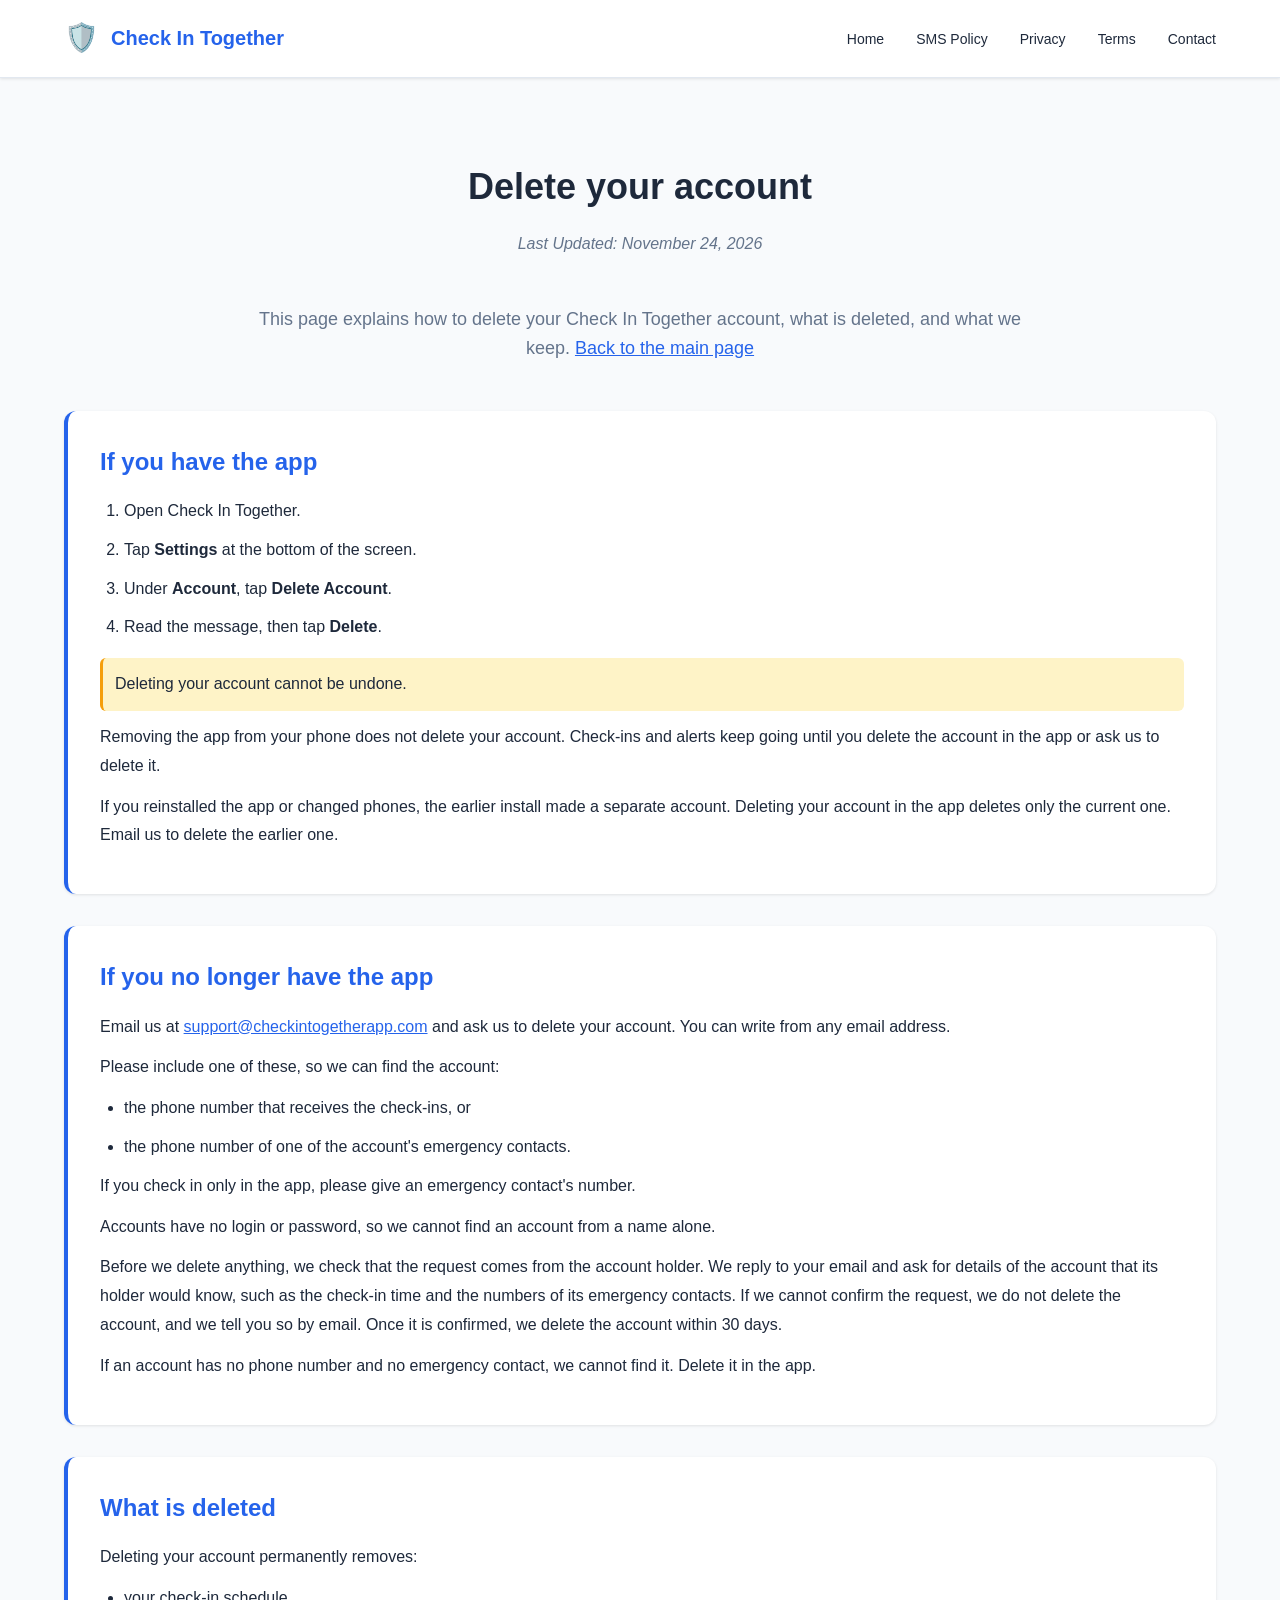
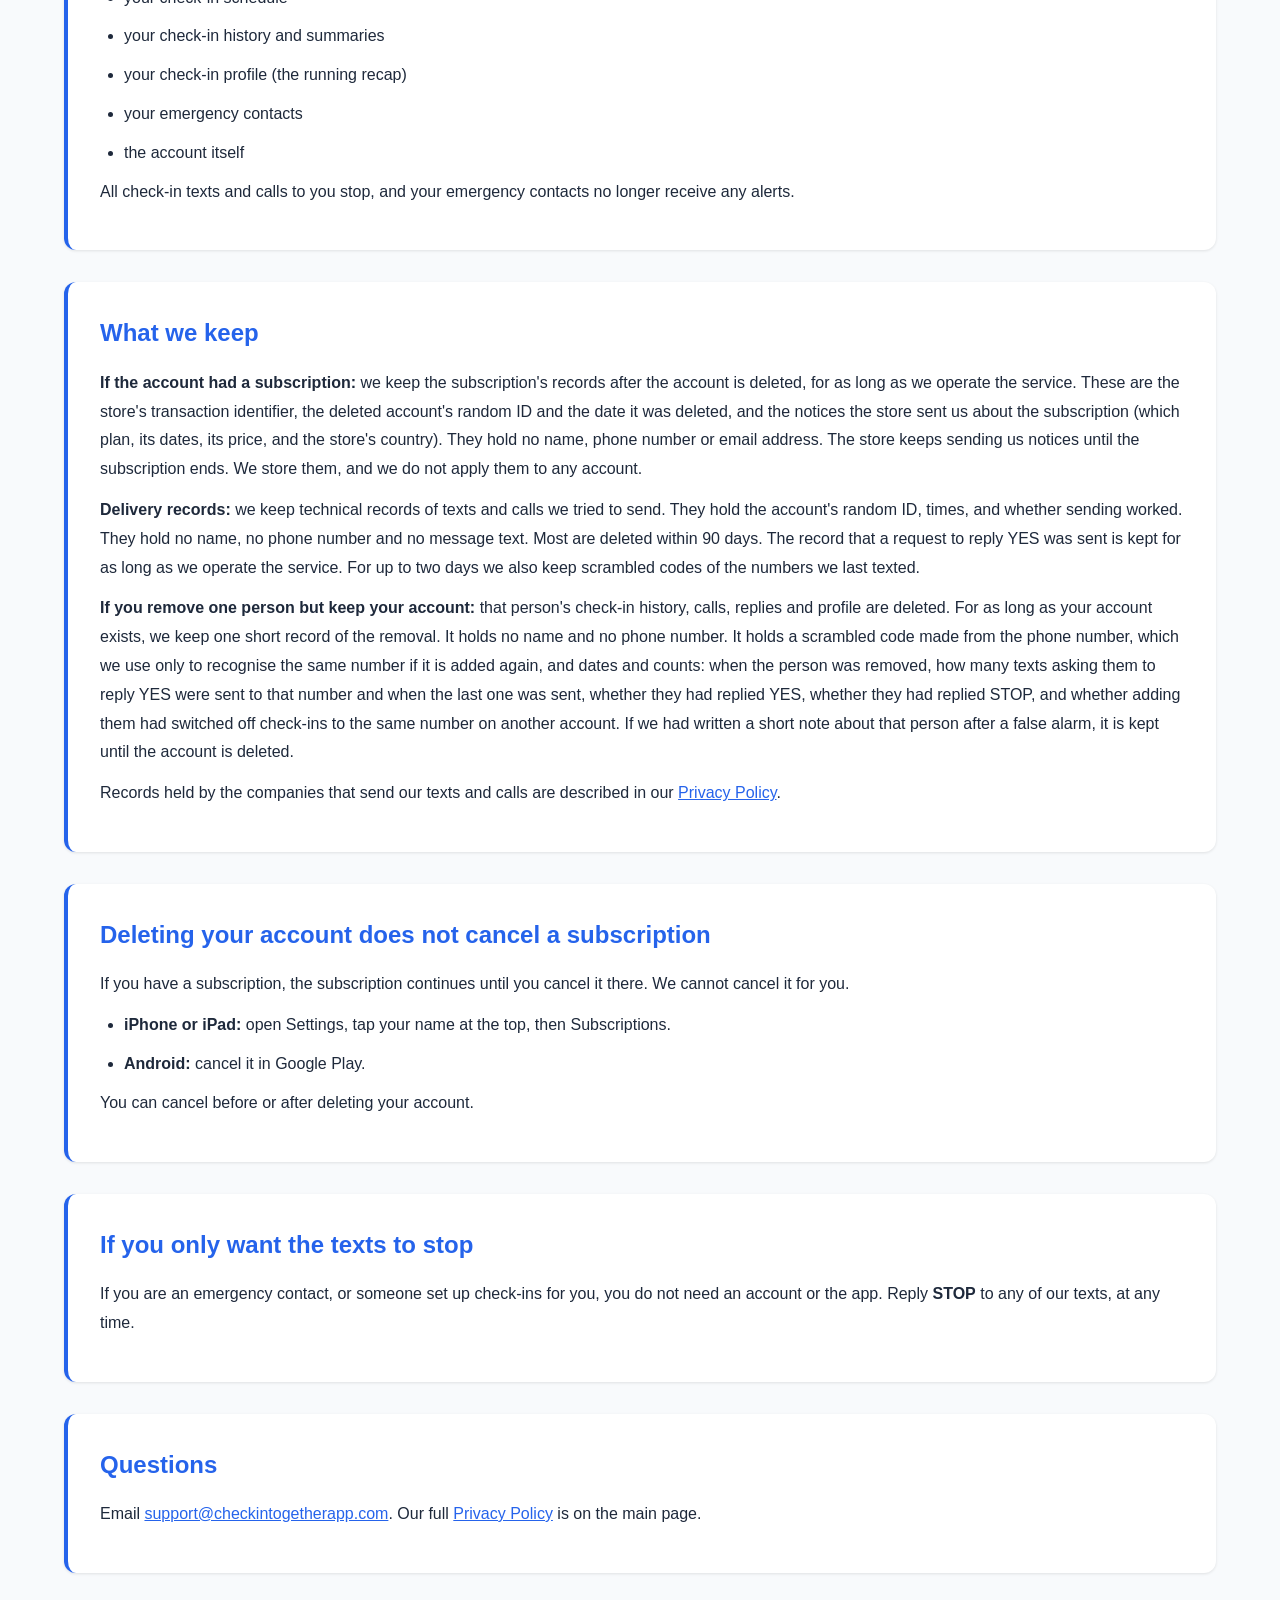
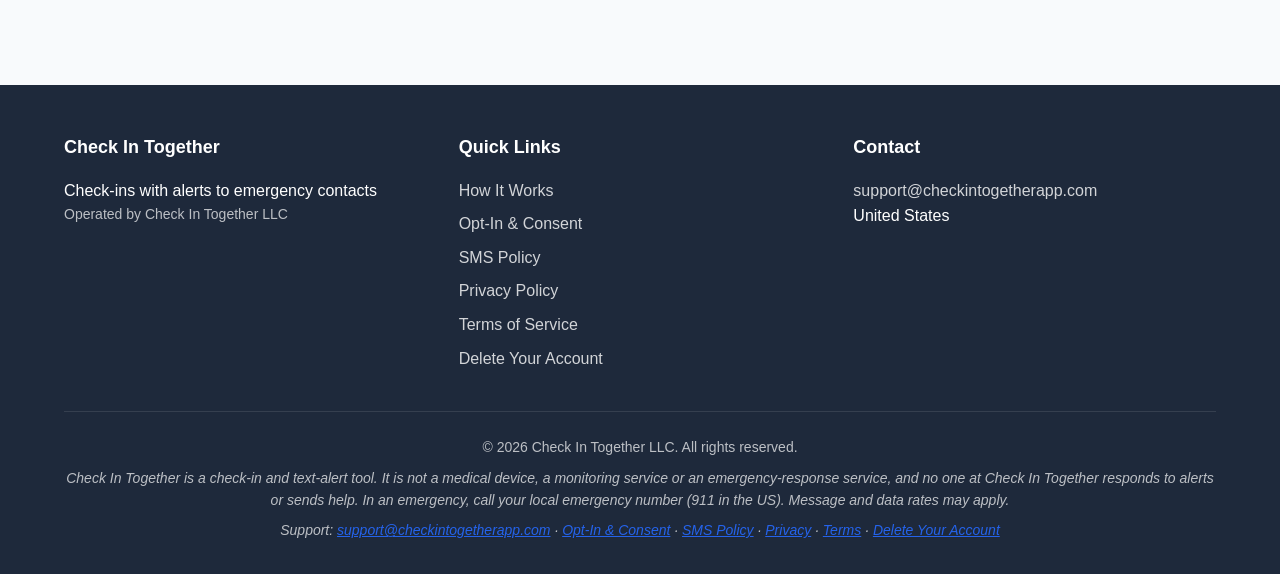
<file: delete-account/index.html>
<!DOCTYPE html>
<html lang="en">
<head>
    <meta charset="UTF-8">
    <meta name="viewport" content="width=device-width, initial-scale=1.0">
    <meta name="description" content="How to delete your Check In Together account, what is deleted, and what we keep.">
    <title>Delete your account - Check In Together</title>
    <link rel="canonical" href="https://checkintogetherapp.com/delete-account/">
    <link rel="stylesheet" href="../styles.css">
</head>
<body>
    <nav class="navbar">
        <div class="container">
            <div class="nav-brand">
                <span class="logo">🛡️</span>
                <span class="brand-name">Check In Together</span>
            </div>
            <ul class="nav-links">
                <li><a href="../">Home</a></li>
                <li><a href="../#sms-policy">SMS Policy</a></li>
                <li><a href="../#privacy">Privacy</a></li>
                <li><a href="../#terms">Terms</a></li>
                <li><a href="../#contact">Contact</a></li>
            </ul>
        </div>
    </nav>

    <main>
        <section id="delete-account" class="section alt-bg">
            <div class="container">
                <h1 class="page-title">Delete your account</h1>
                <p class="last-updated">Last Updated: November 24, 2026</p>
                <p class="section-intro">This page explains how to delete your Check In Together account, what is deleted, and what we keep. <a href="../">Back to the main page</a></p>

                <div class="policy-box" id="in-the-app">
                    <h2>If you have the app</h2>
                    <ol>
                        <li>Open Check In Together.</li>
                        <li>Tap <strong>Settings</strong> at the bottom of the screen.</li>
                        <li>Under <strong>Account</strong>, tap <strong>Delete Account</strong>.</li>
                        <li>Read the message, then tap <strong>Delete</strong>.</li>
                    </ol>
                    <p class="important">Deleting your account cannot be undone.</p>
                    <p>Removing the app from your phone does not delete your account. Check-ins and alerts keep going until you delete the account in the app or ask us to delete it.</p>
                    <p>If you reinstalled the app or changed phones, the earlier install made a separate account. Deleting your account in the app deletes only the current one. Email us to delete the earlier one.</p>
                </div>

                <div class="policy-box" id="without-the-app">
                    <h2>If you no longer have the app</h2>
                    <p>Email us at <a href="mailto:support@checkintogetherapp.com">support@checkintogetherapp.com</a> and ask us to delete your account. You can write from any email address.</p>
                    <p>Please include one of these, so we can find the account:</p>
                    <ul>
                        <li>the phone number that receives the check-ins, or</li>
                        <li>the phone number of one of the account's emergency contacts.</li>
                    </ul>
                    <p>If you check in only in the app, please give an emergency contact's number.</p>
                    <p>Accounts have no login or password, so we cannot find an account from a name alone.</p>
                    <p>Before we delete anything, we check that the request comes from the account holder. We reply to your email and ask for details of the account that its holder would know, such as the check-in time and the numbers of its emergency contacts. If we cannot confirm the request, we do not delete the account, and we tell you so by email. Once it is confirmed, we delete the account within 30 days.</p>
                    <p>If an account has no phone number and no emergency contact, we cannot find it. Delete it in the app.</p>
                </div>

                <div class="policy-box" id="what-is-deleted">
                    <h2>What is deleted</h2>
                    <p>Deleting your account permanently removes:</p>
                    <ul>
                        <li>your check-in schedule</li>
                        <li>your check-in history and summaries</li>
                        <li>your check-in profile (the running recap)</li>
                        <li>your emergency contacts</li>
                        <li>the account itself</li>
                    </ul>
                    <p>All check-in texts and calls to you stop, and your emergency contacts no longer receive any alerts.</p>
                </div>

                <div class="policy-box" id="what-we-keep">
                    <h2>What we keep</h2>
                    <p><strong>If the account had a subscription:</strong> we keep the subscription's records after the account is deleted, for as long as we operate the service. These are the store's transaction identifier, the deleted account's random ID and the date it was deleted, and the notices the store sent us about the subscription (which plan, its dates, its price, and the store's country). They hold no name, phone number or email address. The store keeps sending us notices until the subscription ends. We store them, and we do not apply them to any account.</p>
                    <p><strong>Delivery records:</strong> we keep technical records of texts and calls we tried to send. They hold the account's random ID, times, and whether sending worked. They hold no name, no phone number and no message text. Most are deleted within 90 days. The record that a request to reply YES was sent is kept for as long as we operate the service. For up to two days we also keep scrambled codes of the numbers we last texted.</p>
                    <p><strong>If you remove one person but keep your account:</strong> that person's check-in history, calls, replies and profile are deleted. For as long as your account exists, we keep one short record of the removal. It holds no name and no phone number. It holds a scrambled code made from the phone number, which we use only to recognise the same number if it is added again, and dates and counts: when the person was removed, how many texts asking them to reply YES were sent to that number and when the last one was sent, whether they had replied YES, whether they had replied STOP, and whether adding them had switched off check-ins to the same number on another account. If we had written a short note about that person after a false alarm, it is kept until the account is deleted.</p>
                    <p>Records held by the companies that send our texts and calls are described in our <a href="../#privacy">Privacy Policy</a>.</p>
                </div>

                <div class="policy-box" id="subscriptions">
                    <h2>Deleting your account does not cancel a subscription</h2>
                    <p>If you have a subscription, the subscription continues until you cancel it there. We cannot cancel it for you.</p>
                    <ul>
                        <li><strong>iPhone or iPad:</strong> open Settings, tap your name at the top, then Subscriptions.</li>
                        <li><strong>Android:</strong> cancel it in Google Play.</li>
                    </ul>
                    <p>You can cancel before or after deleting your account.</p>
                </div>

                <div class="policy-box" id="stop-texts">
                    <h2>If you only want the texts to stop</h2>
                    <p>If you are an emergency contact, or someone set up check-ins for you, you do not need an account or the app. Reply <strong>STOP</strong> to any of our texts, at any time.</p>
                </div>

                <div class="policy-box" id="questions">
                    <h2>Questions</h2>
                    <p>Email <a href="mailto:support@checkintogetherapp.com">support@checkintogetherapp.com</a>. Our full <a href="../#privacy">Privacy Policy</a> is on the main page.</p>
                </div>
            </div>
        </section>
    </main>

    <footer>
        <div class="container">
            <div class="footer-content">
                <div class="footer-section">
                    <h4>Check In Together</h4>
                    <p>Check-ins with alerts to emergency contacts</p>
                    <p class="footer-legal">Operated by Check In Together LLC</p>
                </div>
                <div class="footer-section">
                    <h4>Quick Links</h4>
                    <ul>
                        <li><a href="../#how-it-works">How It Works</a></li>
                        <li><a href="../#consent">Opt-In & Consent</a></li>
                        <li><a href="../#sms-policy">SMS Policy</a></li>
                        <li><a href="../#privacy">Privacy Policy</a></li>
                        <li><a href="../#terms">Terms of Service</a></li>
                        <li><a href="./">Delete Your Account</a></li>
                    </ul>
                </div>
                <div class="footer-section">
                    <h4>Contact</h4>
                    <p><a href="mailto:support@checkintogetherapp.com">support@checkintogetherapp.com</a></p>
                    <p>United States</p>
                </div>
            </div>
            <div class="footer-bottom">
                <p>&copy; 2026 Check In Together LLC. All rights reserved.</p>
                <p class="disclaimer-small">Check In Together is a check-in and text-alert tool. It is not a medical device, a monitoring service or an emergency-response service, and no one at Check In Together responds to alerts or sends help. In an emergency, call your local emergency number (911 in the US). Message and data rates may apply.</p>
                <p class="disclaimer-small">Support: <a href="mailto:support@checkintogetherapp.com">support@checkintogetherapp.com</a> · <a href="../#consent">Opt-In &amp; Consent</a> · <a href="../#sms-policy">SMS Policy</a> · <a href="../#privacy">Privacy</a> · <a href="../#terms">Terms</a> · <a href="./">Delete Your Account</a></p>
            </div>
        </div>
    </footer>
</body>
</html>
</file>
<file: styles.css>
/* Reset and Base Styles */
* {
    margin: 0;
    padding: 0;
    box-sizing: border-box;
}

:root {
    --primary-color: #2563eb;
    --primary-dark: #1e40af;
    --secondary-color: #64748b;
    --accent-color: #f59e0b;
    --success-color: #10b981;
    --danger-color: #ef4444;
    --warning-color: #f59e0b;
    --bg-color: #ffffff;
    --bg-alt: #f8fafc;
    --text-color: #1e293b;
    --text-light: #64748b;
    --border-color: #e2e8f0;
    --shadow: 0 1px 3px rgba(0, 0, 0, 0.1);
    --shadow-lg: 0 10px 25px rgba(0, 0, 0, 0.1);
}

html {
    scroll-behavior: smooth;
}

body {
    font-family: -apple-system, BlinkMacSystemFont, 'Segoe UI', 'Roboto', 'Helvetica Neue', Arial, sans-serif;
    line-height: 1.6;
    color: var(--text-color);
    background-color: var(--bg-color);
}

.container {
    max-width: 1200px;
    margin: 0 auto;
    padding: 0 24px;
}

/* Navigation */
.navbar {
    background-color: var(--bg-color);
    box-shadow: var(--shadow);
    position: sticky;
    top: 0;
    z-index: 1000;
    border-bottom: 1px solid var(--border-color);
}

.navbar .container {
    display: flex;
    justify-content: space-between;
    align-items: center;
    padding: 16px 24px;
}

.nav-brand {
    display: flex;
    align-items: center;
    gap: 12px;
    font-size: 20px;
    font-weight: 700;
    color: var(--primary-color);
}

.logo {
    font-size: 28px;
}

.nav-links {
    display: flex;
    list-style: none;
    gap: 32px;
}

.nav-links a {
    text-decoration: none;
    color: var(--text-color);
    font-weight: 500;
    font-size: 14px;
    transition: color 0.2s;
}

.nav-links a:hover {
    color: var(--primary-color);
}

/* Hero Section */
.hero {
    background: linear-gradient(135deg, #667eea 0%, #764ba2 100%);
    color: white;
    padding: 80px 0;
    text-align: center;
}

.hero h1 {
    font-size: 48px;
    font-weight: 800;
    margin-bottom: 16px;
}

.hero .tagline {
    font-size: 24px;
    margin-bottom: 24px;
    opacity: 0.95;
}

.hero .description {
    font-size: 18px;
    max-width: 800px;
    margin: 0 auto 48px;
    line-height: 1.8;
    opacity: 0.9;
}

.info-box {
    background-color: rgba(255, 255, 255, 0.95);
    color: var(--text-color);
    padding: 24px;
    border-radius: 12px;
    margin: 24px auto;
    max-width: 800px;
    text-align: left;
    box-shadow: var(--shadow-lg);
}

.info-box h3 {
    color: var(--primary-color);
    margin-bottom: 12px;
    font-size: 20px;
}

.info-box.non-marketing {
    border-left: 4px solid var(--success-color);
}

.info-box ul {
    margin-left: 24px;
    margin-top: 12px;
}

.info-box li {
    margin-bottom: 8px;
}

.cta-buttons {
    display: flex;
    gap: 16px;
    justify-content: center;
    margin-top: 48px;
}

.btn {
    padding: 14px 32px;
    border-radius: 8px;
    text-decoration: none;
    font-weight: 600;
    font-size: 16px;
    transition: all 0.3s;
    display: inline-block;
}

.btn-primary {
    background-color: white;
    color: var(--primary-color);
}

.btn-primary:hover {
    background-color: #f1f5f9;
    transform: translateY(-2px);
    box-shadow: var(--shadow-lg);
}

.btn-secondary {
    background-color: transparent;
    color: white;
    border: 2px solid white;
}

.btn-secondary:hover {
    background-color: rgba(255, 255, 255, 0.1);
}

/* Sections */
.section {
    padding: 80px 0;
}

.section.alt-bg {
    background-color: var(--bg-alt);
}

.section h2 {
    font-size: 36px;
    font-weight: 700;
    margin-bottom: 16px;
    color: var(--text-color);
    text-align: center;
}

.section-intro {
    text-align: center;
    font-size: 18px;
    color: var(--text-light);
    max-width: 800px;
    margin: 0 auto 48px;
}

/* Steps */
.steps {
    display: grid;
    gap: 32px;
    margin-top: 48px;
}

.step {
    background-color: var(--bg-color);
    padding: 32px;
    border-radius: 12px;
    box-shadow: var(--shadow);
    border-left: 4px solid var(--primary-color);
}

.step-number {
    display: inline-block;
    width: 48px;
    height: 48px;
    background: linear-gradient(135deg, #667eea 0%, #764ba2 100%);
    color: white;
    border-radius: 50%;
    font-size: 24px;
    font-weight: 700;
    line-height: 48px;
    text-align: center;
    margin-bottom: 16px;
}

.step h3 {
    font-size: 22px;
    margin-bottom: 12px;
    color: var(--text-color);
}

.step p {
    color: var(--text-light);
    margin-bottom: 16px;
    line-height: 1.8;
}

.message-example {
    background-color: var(--bg-alt);
    padding: 16px;
    border-radius: 8px;
    margin-top: 16px;
    border-left: 3px solid var(--primary-color);
}

.message-example strong {
    display: block;
    margin-bottom: 8px;
    color: var(--text-color);
}

.message-example code {
    display: block;
    font-family: 'Courier New', monospace;
    font-size: 14px;
    line-height: 1.6;
    color: var(--text-color);
    background-color: white;
    padding: 12px;
    border-radius: 6px;
    margin-top: 8px;
}

/* Consent Section */
.verification-note {
    background-color: var(--accent-color);
    color: white;
    padding: 16px;
    border-radius: 8px;
    text-align: center;
    margin-bottom: 32px;
    font-weight: 600;
}

/* SMS Consent Statement */
.sms-consent-statement {
    background-color: white;
    padding: 32px 40px;
    border-radius: 12px;
    box-shadow: var(--shadow-lg);
    border: 3px solid var(--success-color);
    margin-bottom: 32px;
    text-align: left;
}

.sms-consent-statement h3 {
    color: var(--success-color);
    font-size: 24px;
    margin-bottom: 16px;
}

.consent-declaration {
    margin-bottom: 12px;
    line-height: 1.8;
    font-size: 16px;
    color: var(--text-color);
}

.consent-no-share {
    background-color: #f0fdf4;
    padding: 12px 16px;
    border-radius: 8px;
    border-left: 4px solid var(--success-color);
    margin-top: 16px;
    font-size: 16px;
    color: var(--text-color);
}

.sms-consent-statement ul {
    margin-left: 24px;
    margin-top: 8px;
    margin-bottom: 16px;
}

.sms-consent-statement li {
    margin-bottom: 8px;
    line-height: 1.6;
}

/* Workflow Steps */
.workflow-steps {
    margin: 16px 0 24px;
}

.workflow-step {
    background-color: var(--bg-alt);
    padding: 16px 20px;
    border-radius: 8px;
    margin-bottom: 12px;
    border-left: 4px solid var(--primary-color);
}

.workflow-number {
    display: inline-block;
    background: var(--primary-color);
    color: white;
    padding: 2px 10px;
    border-radius: 4px;
    font-size: 13px;
    font-weight: 600;
    margin-bottom: 8px;
}

.workflow-step p {
    margin: 0;
    line-height: 1.7;
    color: var(--text-color);
}

.consent-box {
    background-color: white;
    padding: 40px;
    border-radius: 12px;
    box-shadow: var(--shadow-lg);
    border: 2px solid var(--primary-color);
}

.consent-box h3 {
    color: var(--primary-color);
    font-size: 28px;
    margin-bottom: 16px;
}

.consent-box h4 {
    color: var(--text-color);
    font-size: 20px;
    margin-top: 32px;
    margin-bottom: 12px;
}

.consent-box ul {
    margin-left: 24px;
    margin-top: 12px;
}

.consent-box li {
    margin-bottom: 12px;
    line-height: 1.8;
}

.consent-message {
    background-color: var(--bg-alt);
    padding: 24px;
    border-radius: 8px;
    margin: 16px 0;
    border-left: 4px solid var(--primary-color);
}

.consent-message code.large {
    display: block;
    font-family: 'Courier New', monospace;
    font-size: 15px;
    line-height: 1.8;
    color: var(--text-color);
    background-color: white;
    padding: 16px;
    border-radius: 6px;
    margin-top: 12px;
}

/* Phone Mockup */
.phone-mockup {
    max-width: 400px;
    margin: 24px auto;
    background-color: #f2f2f7;
    border-radius: 24px;
    overflow: hidden;
    box-shadow: 0 8px 30px rgba(0, 0, 0, 0.15);
    border: 3px solid #d1d1d6;
}

.phone-header {
    background-color: #f8f8fa;
    padding: 16px 20px;
    text-align: center;
    border-bottom: 1px solid #d1d1d6;
}

.phone-title {
    display: block;
    font-size: 12px;
    color: var(--text-light);
    text-transform: uppercase;
    letter-spacing: 0.5px;
}

.phone-number {
    display: block;
    font-size: 16px;
    font-weight: 600;
    color: var(--text-color);
    margin-top: 4px;
}

.sms-conversation {
    padding: 20px 16px;
    display: flex;
    flex-direction: column;
    gap: 12px;
}

.sms-bubble {
    max-width: 85%;
    padding: 10px 14px;
    border-radius: 18px;
    font-size: 15px;
    line-height: 1.5;
    position: relative;
}

.sms-bubble p {
    margin: 0;
    color: inherit;
}

.sms-bubble.incoming {
    background-color: #e5e5ea;
    color: #000;
    align-self: flex-start;
    border-bottom-left-radius: 4px;
}

.sms-bubble.outgoing {
    background-color: #007aff;
    color: #fff;
    align-self: flex-end;
    border-bottom-right-radius: 4px;
}

.sms-bubble.alert-bubble {
    background-color: #ffe5e5;
    border: 1px solid #ffcccc;
}

.sms-time {
    display: block;
    font-size: 11px;
    margin-top: 4px;
    opacity: 0.6;
}

.phone-caption {
    text-align: center;
    font-size: 13px;
    color: var(--text-light);
    font-style: italic;
    padding: 8px 16px 16px;
    margin: 0;
}

/* Policy Boxes */
.policy-box {
    background-color: white;
    padding: 32px;
    border-radius: 12px;
    box-shadow: var(--shadow);
    margin-bottom: 32px;
    border-left: 4px solid var(--primary-color);
}

.policy-box h3 {
    color: var(--primary-color);
    font-size: 24px;
    margin-bottom: 16px;
}

.policy-box p {
    margin-bottom: 12px;
    line-height: 1.8;
}

.policy-box ul {
    margin-left: 24px;
    margin-top: 12px;
}

.policy-box li {
    margin-bottom: 10px;
    line-height: 1.8;
}

.policy-box code.large {
    display: block;
    font-family: 'Courier New', monospace;
    font-size: 14px;
    line-height: 1.7;
    color: var(--text-color);
    background-color: var(--bg-alt);
    padding: 16px;
    border-radius: 6px;
    margin: 16px 0;
}

.policy-box .important {
    background-color: #fef3c7;
    padding: 12px;
    border-radius: 6px;
    border-left: 3px solid var(--warning-color);
    margin-top: 16px;
    font-weight: 500;
}

/* Privacy & Terms Sections */
.privacy-section,
.terms-section {
    margin-bottom: 48px;
}

.privacy-section h3,
.terms-section h3 {
    color: var(--primary-color);
    font-size: 24px;
    margin-bottom: 16px;
}

.privacy-section h4,
.terms-section h4 {
    color: var(--text-color);
    font-size: 18px;
    margin-top: 24px;
    margin-bottom: 12px;
}

.privacy-section ul,
.terms-section ul {
    margin-left: 24px;
    margin-top: 12px;
}

.privacy-section li,
.terms-section li {
    margin-bottom: 10px;
    line-height: 1.8;
}

.privacy-section p,
.terms-section p {
    margin-bottom: 12px;
    line-height: 1.8;
    color: var(--text-light);
}

.last-updated {
    text-align: center;
    color: var(--text-light);
    font-style: italic;
    margin-bottom: 48px;
}

.emergency-disclaimer {
    background-color: #fef2f2;
    padding: 32px;
    border-radius: 12px;
    border: 2px solid var(--danger-color);
}

.warning-box {
    background-color: white;
    padding: 24px;
    border-radius: 8px;
}

.warning-box h4 {
    color: var(--danger-color);
    font-size: 20px;
    margin-bottom: 16px;
}

/* Contact Section */
.contact-grid {
    display: grid;
    grid-template-columns: repeat(auto-fit, minmax(280px, 1fr));
    gap: 24px;
    margin: 48px 0;
}

.contact-box {
    background-color: white;
    padding: 32px;
    border-radius: 12px;
    box-shadow: var(--shadow);
    border-top: 4px solid var(--primary-color);
}

.contact-box h3 {
    color: var(--primary-color);
    font-size: 20px;
    margin-bottom: 16px;
}

.contact-box p {
    margin-bottom: 12px;
    line-height: 1.8;
}

.contact-email {
    font-size: 18px;
    font-weight: 600;
}

.contact-email a {
    color: var(--primary-color);
    text-decoration: none;
}

.contact-email a:hover {
    text-decoration: underline;
}

.response-time {
    font-size: 14px;
    color: var(--text-light);
    font-style: italic;
}

.note {
    font-size: 14px;
    color: var(--text-light);
    font-style: italic;
}

/* FAQ */
.faq-section {
    margin-top: 64px;
}

.faq-section h3 {
    font-size: 28px;
    margin-bottom: 32px;
    color: var(--text-color);
}

.faq-item {
    background-color: white;
    padding: 24px;
    border-radius: 8px;
    margin-bottom: 16px;
    box-shadow: var(--shadow);
}

.faq-item h4 {
    color: var(--primary-color);
    margin-bottom: 8px;
    font-size: 18px;
}

.faq-item p {
    color: var(--text-light);
    line-height: 1.8;
}

/* Footer */
footer {
    background-color: var(--text-color);
    color: white;
    padding: 48px 0 24px;
}

.footer-content {
    display: grid;
    grid-template-columns: repeat(auto-fit, minmax(250px, 1fr));
    gap: 32px;
    margin-bottom: 32px;
}

.footer-section h4 {
    margin-bottom: 16px;
    font-size: 18px;
}

.footer-section ul {
    list-style: none;
}

.footer-section li {
    margin-bottom: 8px;
}

.footer-section a {
    color: rgba(255, 255, 255, 0.8);
    text-decoration: none;
    transition: color 0.2s;
}

.footer-section a:hover {
    color: white;
}

.footer-legal {
    color: rgba(255, 255, 255, 0.7);
    font-size: 14px;
}

.footer-bottom {
    text-align: center;
    padding-top: 24px;
    border-top: 1px solid rgba(255, 255, 255, 0.1);
}

.footer-bottom p {
    color: rgba(255, 255, 255, 0.7);
    font-size: 14px;
    margin-bottom: 8px;
}

.disclaimer-small {
    font-size: 12px;
    font-style: italic;
}

/* Responsive Design */
@media (max-width: 768px) {
    .nav-links {
        display: none;
    }

    .hero h1 {
        font-size: 32px;
    }

    .hero .tagline {
        font-size: 18px;
    }

    .hero .description {
        font-size: 16px;
    }

    .section h2 {
        font-size: 28px;
    }

    .cta-buttons {
        flex-direction: column;
    }

    .btn {
        width: 100%;
        text-align: center;
    }

    .consent-box {
        padding: 24px;
    }

    .policy-box {
        padding: 24px;
    }
}

@media (max-width: 480px) {
    .container {
        padding: 0 16px;
    }

    .hero {
        padding: 48px 0;
    }

    .section {
        padding: 48px 0;
    }

    .step {
        padding: 24px;
    }
}

/* Utility Classes */
code {
    background-color: var(--bg-alt);
    padding: 2px 6px;
    border-radius: 4px;
    font-family: 'Courier New', monospace;
    font-size: 14px;
}

strong {
    font-weight: 600;
    color: var(--text-color);
}

a {
    color: var(--primary-color);
}

a:hover {
    color: var(--primary-dark);
}

/* Account-deletion page (delete-account/) */
.page-title {
    font-size: 36px;
    font-weight: 700;
    margin-bottom: 16px;
    color: var(--text-color);
    text-align: center;
}

.policy-box h2 {
    color: var(--primary-color);
    font-size: 24px;
    font-weight: 700;
    margin-bottom: 16px;
    text-align: left;
}

.policy-box ol {
    margin-left: 24px;
    margin-top: 12px;
    margin-bottom: 12px;
}

@media (max-width: 768px) {
    .page-title {
        font-size: 28px;
    }
}
</file>
